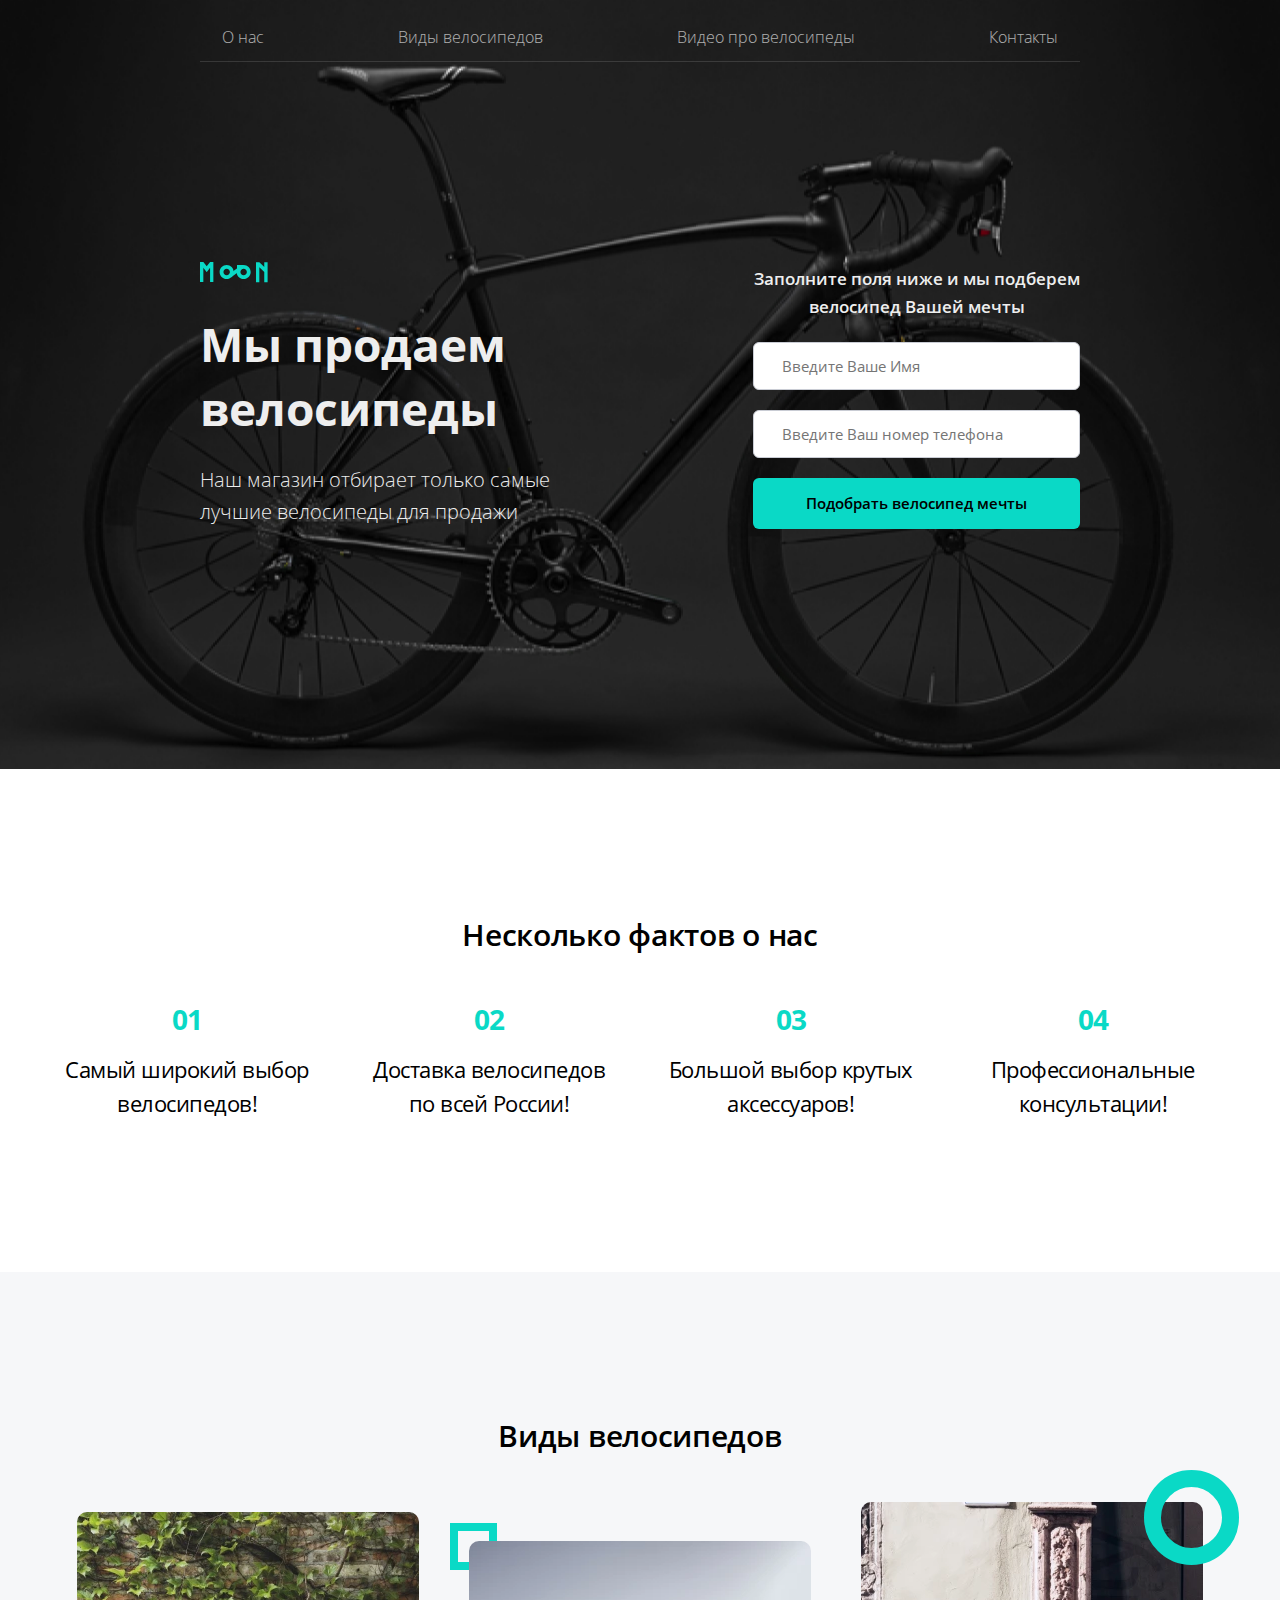
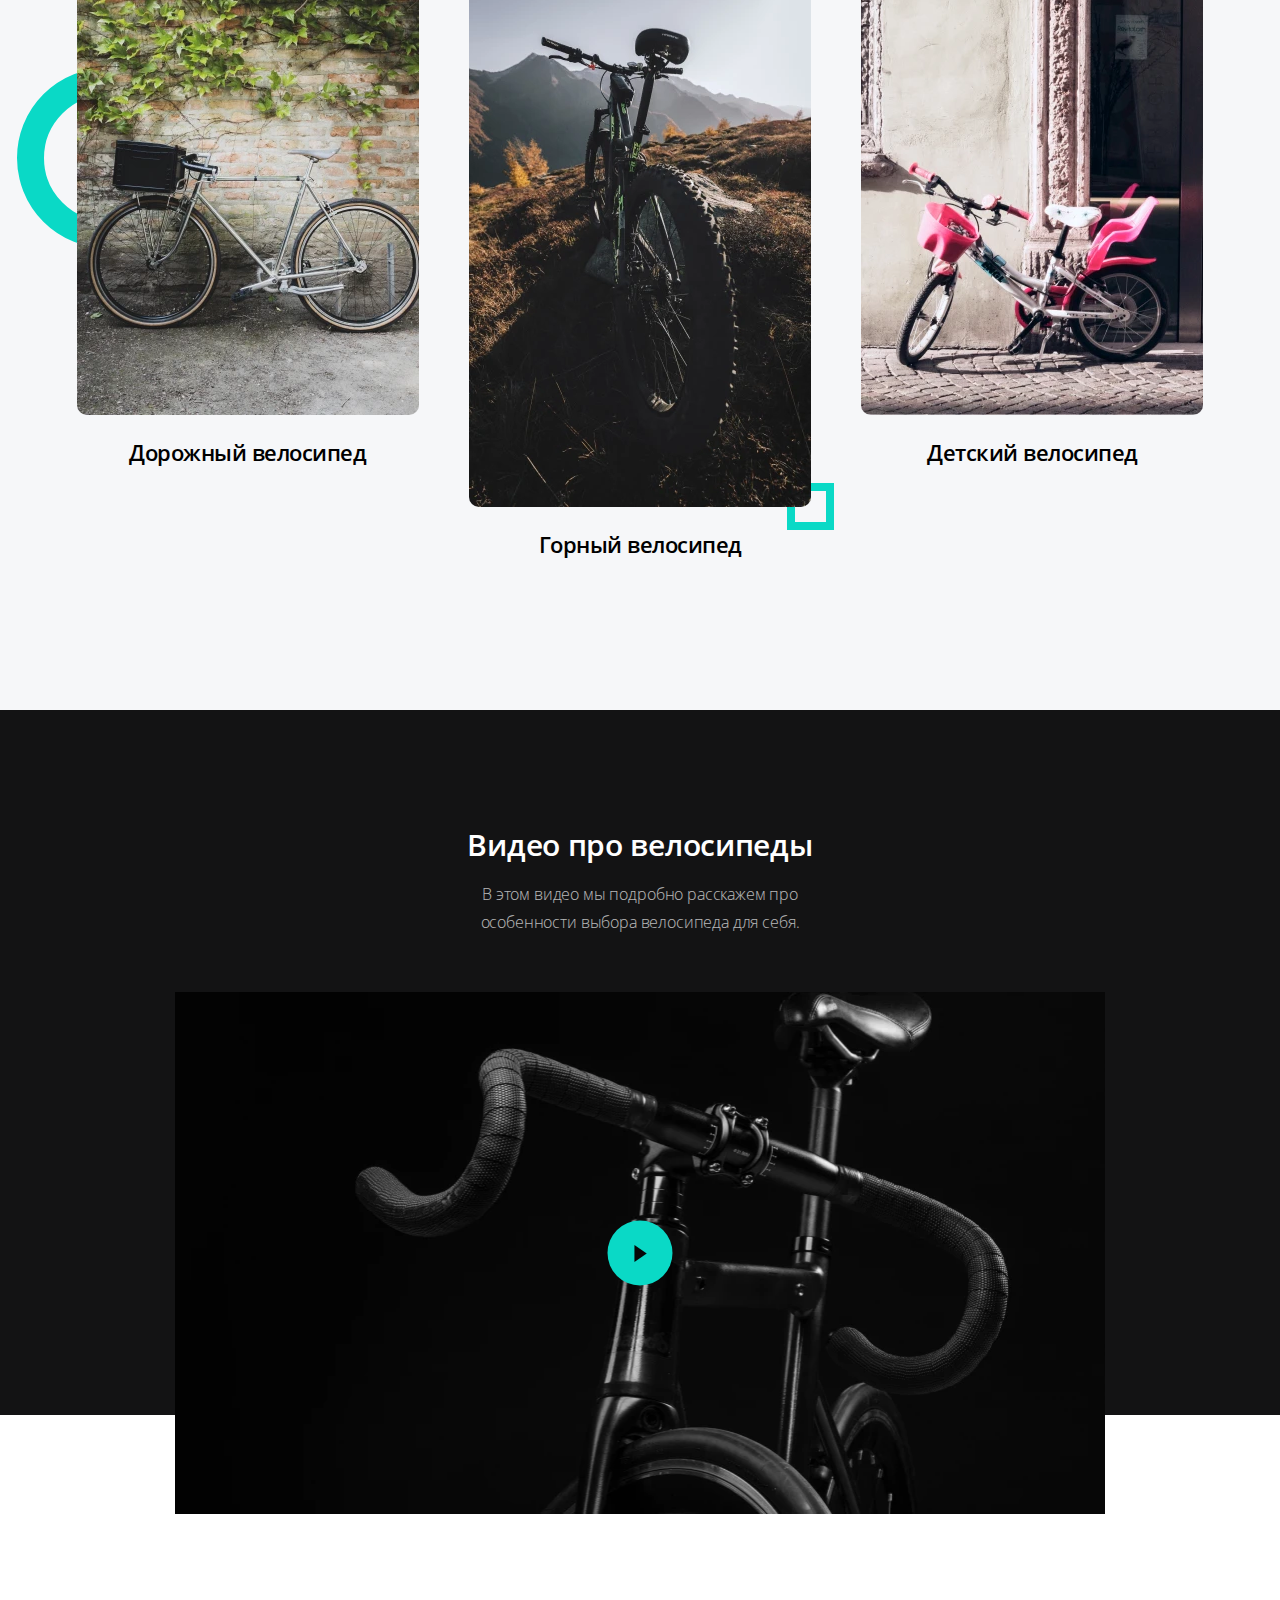
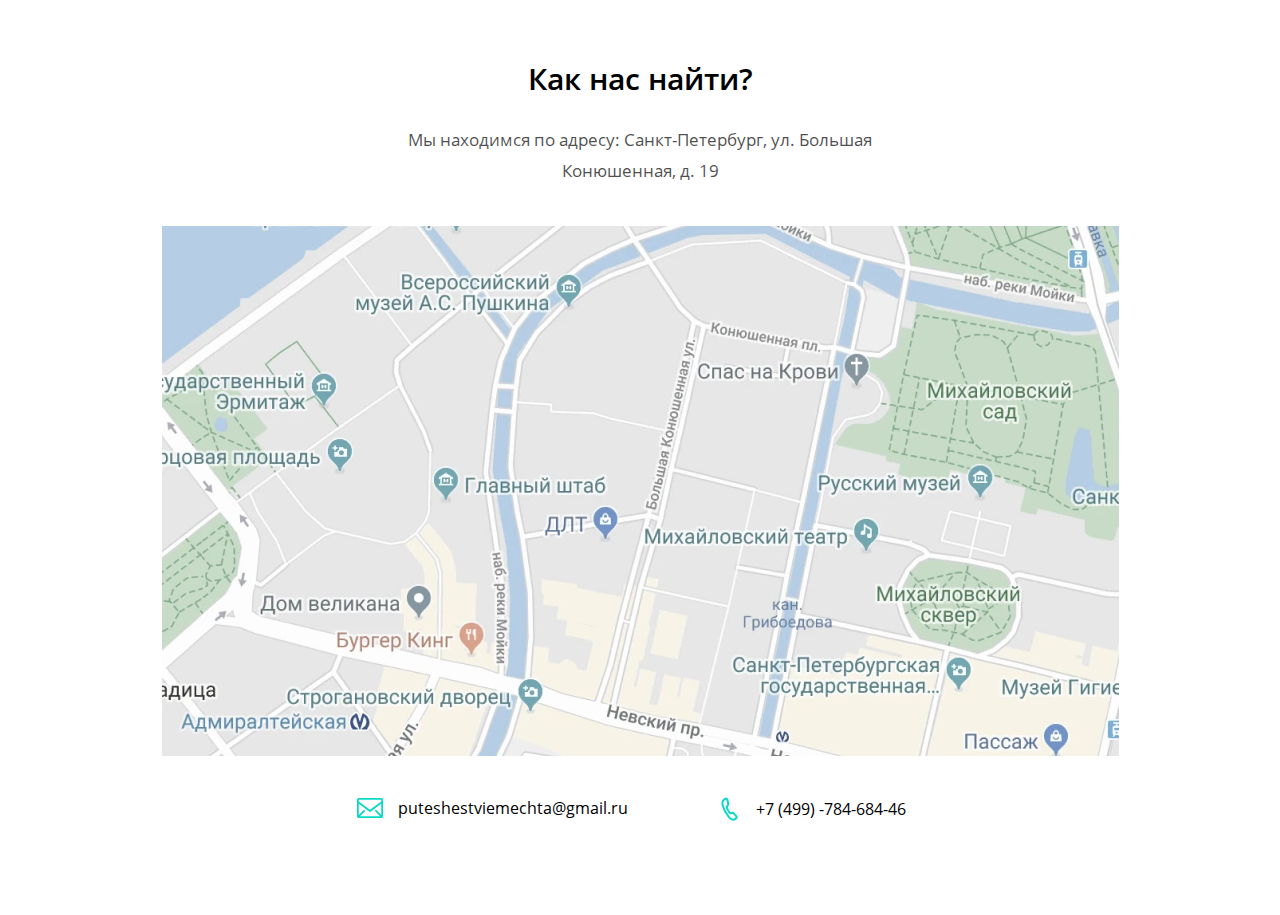
<file: bicycle/index.html>
<!DOCTYPE html>
<html lang="ru" class="page">

<head>
  <meta charset="UTF-8">
  <meta name="viewport" content="width=device-width, initial-scale=1.0">
  <meta http-equiv="X-UA-Compatible" content="ie=edge">
  <meta name="keywords" content="Купить велосипед, велосипед, велосипед мечты">
  <meta name="description" content="Интернет магазин велосипедов, подобрать лучший велосипед онлайн">
  <title>Велосипеды</title>
  <link rel="stylesheet" href="css/style.min.css">
  <link rel="preload" href="fonts/open-sans-bold.woff" as="font">
  <link rel="preload" href="fonts/open-sans-bold.woff2" as="font">
  <link rel="preload" href="fonts/open-sans-extra-bold.woff" as="font">
  <link rel="preload" href="fonts/open-sans-extra-bold.woff2" as="font">
  <link rel="preload" href="fonts/open-sans-light.woff" as="font">
  <link rel="preload" href="fonts/open-sans-light.woff2" as="font">
  <link rel="preload" href="fonts/open-sans-regular.woff" as="font">
  <link rel="preload" href="fonts/open-sans-regular.woff2" as="font">
  <link rel="preload" href="fonts/open-sans-semi-bold.woff" as="font">
  <link rel="preload" href="fonts/open-sans-semi-bold.woff2" as="font">
</head>

<body class="page__body">
  <header class="header">
    <div class="header__container container">
      <nav class="menu menu--no-js">
        <button class="menu__toggle menu__toggle--no-js" type="button">
          <span>Открыть меню</span>
        </button>
        <ul class="menu__list menu__list--no-js">
          <li class="menu__item">
            <a href="#about">О нас
              <svg class="menu__icon" width="12" height="8">
                <use xlink:href="img/sprite.svg#icon-arrow"></use>
              </svg>
            </a>
          </li>
          <li class="menu__item">
            <a href="#bicycles-types">Виды велосипедов
              <svg class="menu__icon" width="12" height="8">
                <use xlink:href="img/sprite.svg#icon-arrow"></use>
              </svg>
            </a>
          </li>
          <li class="menu__item" >
            <a href="#videos">Видео про велосипеды
              <svg class="menu__icon" width="12" height="8">
                <use xlink:href="img/sprite.svg#icon-arrow"></use>
              </svg>
            </a>
          </li>
          <li class="menu__item">
            <a href="#contacts">Контакты
              <svg class="menu__icon" width="12" height="8">
                <use xlink:href="img/sprite.svg#icon-arrow"></use>
              </svg>
            </a>
          </li>
        </ul>
      </nav>
      <div class="header__intro">
        <a class="header__logo">
          <svg width="68" height="21">
            <use xlink:href="img/sprite.svg#logo"></use>
          </svg>
        </a>
        <h1>Мы продаем велосипеды</h1>
        <p>Наш магазин отбирает только самые лучшие велосипеды для продажи</p>
      </div>
      <div class="contact-form">
        <p>Заполните поля ниже и мы подберем велосипед Вашей мечты</p>
        <form action="https://echo.htmlacademy.ru" method="POST">
          <div class="contact-form__container">
            <label for="user-name">Введите Ваше Имя</label>
            <input id="user-name" type="text" name="name" placeholder="Введите Ваше Имя"
              pattern="[A-Za-zА-Яа-яЁё]+(\s+[A-Za-zА-Яа-яЁё]+)?" required>
          </div>
          <div class="contact-form__container">
            <label for="user-phone">Введите Ваш номер телефона</label>
            <input id="user-phone" type="tel" name="phone" placeholder="Введите Ваш номер телефона"
              pattern="^((\+7|7|8)+([0-9]){10})$" title="В формате +71234567890 либо 84456464641" required>
          </div>
          <button type="submit">
            Подобрать велосипед мечты
          </button>
        </form>
      </div>
    </div>
  </header>
  <main>
    <section class="about" id="about">
      <div class="about__container container">
        <h2>Несколько фактов о нас</h2>
        <ol class="facts">
          <li class="facts__item">
            <span>01</span>
            <p>Самый широкий выбор велосипедов!</p>
          </li>
          <li class="facts__item">
            <span>02</span>
            <p>Доставка велосипедов по всей России!</p>
          </li>
          <li class="facts__item">
            <span>03</span>
            <p>Большой выбор крутых аксессуаров!</p>
          </li>
          <li class="facts__item">
            <span>04</span>
            <p>Профессиональные консультации!</p>
          </li>
        </ol>
      </div>
    </section>
    <section class="bicycles-types" id="bicycles-types">
      <div class="bicycles-types__container container">
        <h2>Виды велосипедов</h2>
        <ul class="bicycles-types__list">
          <li class="bicycles-types__item">
            <a href="#">
              <figure class="bicycles-types__image">
                <picture>
                  <source type="image/webp" media="(max-width: 1023px)"
                    srcset="img/road-bike-tablet.webp 1x, img/road-bike-tablet@2x.webp 2x">
                  <source type="image/webp" srcset="img/road-bike.webp 1x, img/road-bike@2x.webp 2x">
                  <source media="(max-width: 1023px)"
                    srcset="img/road-bike-tablet.jpg 1x, img/road-bike-tablet@2x.jpg 2x">
                  <!-- 1x: 342px, 2x: 684px -->
                  <img src="img/road-bike.jpg" srcset="img/road-bike@2x.jpg 2x" width="342" height="503"
                    alt="Дорожный велосипед" loading="lazy">
                </picture>
                <figcaption>Дорожный велосипед</figcaption>
              </figure>
            </a>
          </li>
          <li class="bicycles-types__item">
            <a href="#">
              <figure class="bicycles-types__image">
                <picture>
                  <source type="image/webp" media="(max-width: 1023px)"
                    srcset="img/mountain-bike-tablet.webp 1x, img/mountain-bike-tablet@2x.webp 2x">
                  <source type="image/webp" srcset="img/mountain-bike.webp 1x, img/mountain-bike@2x.webp 2x">
                  <source media="(max-width: 1023px)"
                    srcset="img/mountain-bike-tablet.jpg 1x, img/mountain-bike-tablet@2x.jpg 2x">
                  <!-- 1x: 342px, 2x: 684px -->
                  <img src="img/mountain-bike.jpg" srcset="img/mountain-bike@2x.jpg 2x" width="342" height="566"
                    alt="Горный велосипед" loading="lazy">
                </picture>
                <figcaption>Горный велосипед</figcaption>
              </figure>
            </a>
          </li>
          <li class="bicycles-types__item">
            <a href="#">
              <figure class="bicycles-types__image">
                <picture>
                  <source type="image/webp" media="(max-width: 1023px)"
                    srcset="img/kids-bike-tablet.webp 1x, img/kids-bike-tablet@2x.webp 2x">
                  <source type="image/webp" srcset="img/kids-bike.webp 1x, img/kids-bike@2x.webp 2x">
                  <source media="(max-width: 1023px)"
                    srcset="img/kids-bike-tablet.jpg 1x, img/kids-bike-tablet@2x.jpg 2x">
                  <!-- 1x: 342px, 2x: 684px -->
                  <img src="img/kids-bike.jpg" srcset="img/kids-bike@2x.jpg 2x" width="342" height="512"
                    alt="Детский велосипед" loading="lazy">
                </picture>
                <figcaption>Детский велосипед</figcaption>
              </figure>
            </a>
          </li>
        </ul>
      </div>
    </section>
    <section class="videos" id="videos">
      <h2>Видео про велосипеды</h2>
      <p>В этом видео мы подробно расскажем про особенности выбора велосипеда для себя.</p>
      <div class="videos__container container">
        <picture>
          <source type="image/webp" srcset="img/video-cover.webp 1x, img/video-cover@2x.webp 2x">
          <!-- 1x: 929px, 2x: 1858px -->
          <img src="img/video-cover.jpg" srcset="img/video-cover@2x.jpg" width="929" height="522"
            alt="Видео о том, как выбрать велосипед" loading="lazy">
        </picture>
        <button class="videos__button button-reset" type="button" aria-label="Смотреть видео">
          <svg class="videos__icon" width="18" height="18">
            <use xlink:href="img/sprite.svg#icon-play"></use>
          </svg>
        </button>
      </div>
    </section>
  </main>
  <footer class="footer">
    <div class="footer__container container">
      <h2>Как нас найти?</h2>
      <address class="contacts" id="contacts">
        <p>Мы находимся по адресу: Санкт-Петербург, ул. Большая Конюшенная, д. 19</p>
        <div class="contacts__map">
          <picture>
            <source type="image/webp" media="(max-width: 1023px)"
              srcset="img/map-tablet.webp 1x, img/map-tablet@2x.webp 2x">
            <source type="image/webp" srcset="img/map.webp 1x, img/map@2x.webp 2x">
            <source media="(max-width: 1023px)" srcset="img/map-tablet.jpg 1x, img/map-tablet@2x.jpg 2x">
            <!-- 1x: 957px, 2x: 1914px -->
            <img src="img/map.jpg" srcset="img/map@2x.jpg 2x" width="957" height="530" alt="Карта" loading="lazy">
          </picture>
          <iframe
            src="https://www.google.com/maps/embed?pb=!1m14!1m8!1m3!1d3997.152860173373!2d30.319414!3d59.9391704!3m2!1i1024!2i768!4f13.1!3m3!1m2!1s0x4696310fca5ba729%3A0xea9c53d4493c879f!2sBolshaya%20Konyushennaya%20St%2C%2019%2C%20Sankt-Peterburg%2C%20Russia%2C%20191186!5e0!3m2!1sen!2sua!4v1619432119578!5m2!1sen!2sua"
            width="600" height="450" style="border: 0;" allowfullscreen="" loading="lazy"
            title="Наш адрес на карте"></iframe>
        </div>
        <ul class="contacts__list">
          <li class="contacts__item">
            <a href="mailto:puteshestviemechta@gmail.ru">
              <svg class="contacts__list__icon contacts__list__icon--email" width="26" height="20">
                <use xlink:href="img/sprite.svg#icon-envelop"></use>
              </svg>
              puteshestviemechta@gmail.ru
            </a>
          </li>
          <li class="contacts__item">
            <a href="tel:+749978468446">
              <svg class="contacts__list__icon contacts__list__icon--phone" width="22" height="24">
                <use xlink:href="img/sprite.svg#icon-phone"></use>
              </svg>
              +7 (499) -784-684-46
            </a>
          </li>
        </ul>
      </address>
    </div>
  </footer>

  <script src="js/script.js"></script>

</body>

</html>
</file>
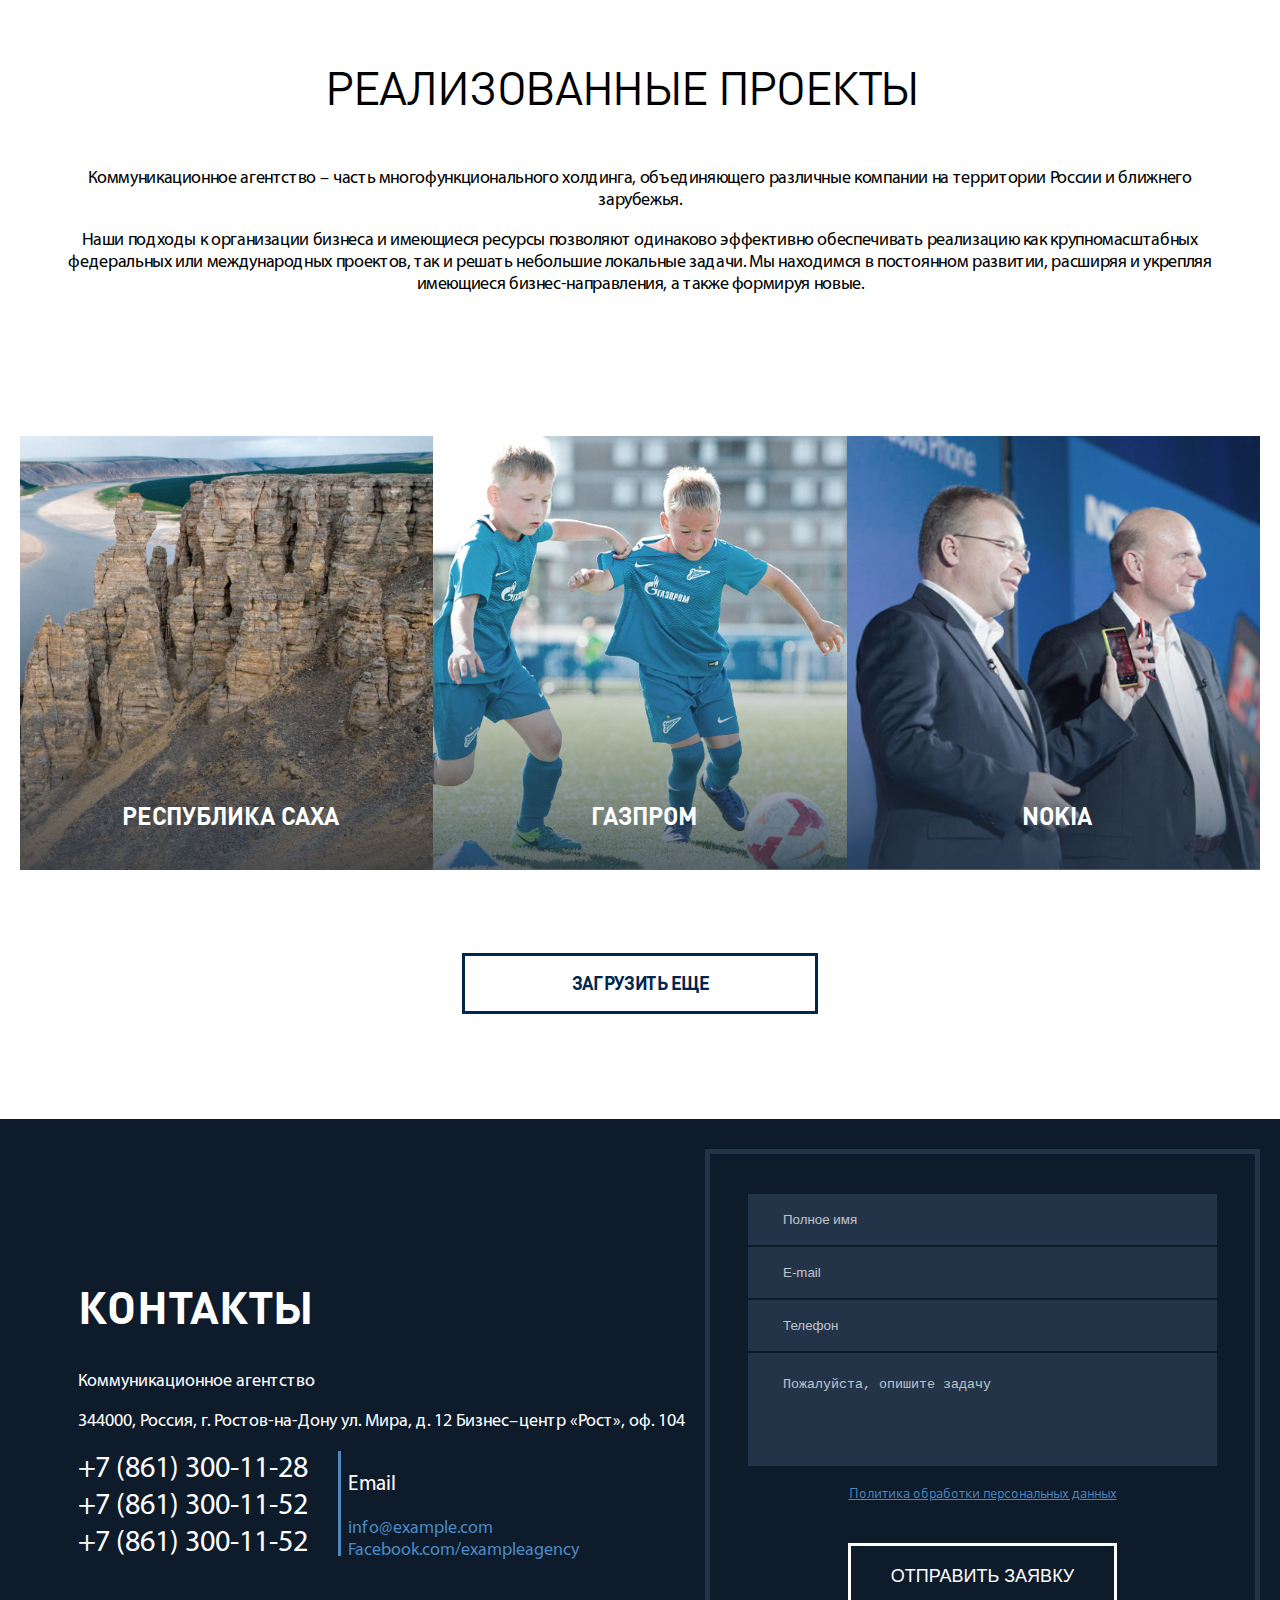
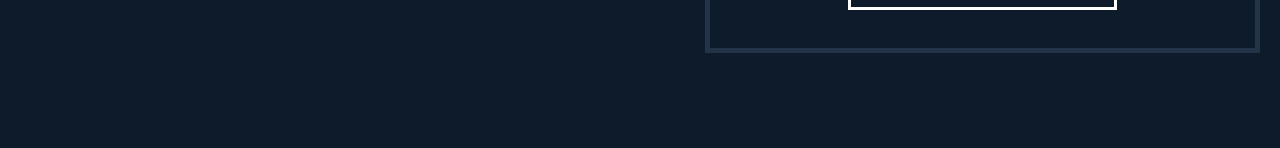
<file: datafolks/index.html>
<!DOCTYPE html>
<html lang="en" class="page">
<head>
  <meta charset="UTF-8">
  <meta name="viewport" content="width=device-width, initial-scale=1.0">
  <meta http-equiv="X-UA-Compatible" content="ie=edge">
  <title>Тестовое задание</title>
  <link rel="stylesheet" href="css/style.min.css">
</head>
<body class="page__body">
  <header class="header">
    <div class="container">
      <h1 class="header__title">Реализованные проекты</h1>
      <p class="header__text">Коммуникационное агентство – часть многофункционального холдинга, объединяющего различные компании на территории России и ближнего зарубежья. </p>
      <p class="header__text">Наши подходы к организации бизнеса и имеющиеся ресурсы позволяют одинаково эффективно обеспечивать реализацию как крупномасштабных федеральных или международных проектов, так и решать небольшие локальные задачи. Мы находимся в постоянном развитии, расширяя и укрепляя имеющиеся бизнес-направления, а также формируя новые.</p>
    </div>
  </header>
  <main class="main">
    <div class="container">
      <ul class="main__list">
        <li class="main__item">
          <a class="main__link modal__link" href="#modal">
            <img src="img/main-card.jpg" alt="" width="550" height="577">
            <p>Республика Саха</p>
          </a>
        </li>
        <li class="main__item">
          <a class="main__link modal__link" href="#modal-2">
            <img src="img/main-card2.jpg" alt="" width="550" height="577">
            <p>Газпром</p>
          </a>
        </li>
        <li class="main__item">
          <a class="main__link modal__link" href="#modal-3">
            <img src="img/main-card3.jpg" alt="" width="550" height="577">
            <p>Nokia</p>
          </a>
        </li>
      </ul>
      <button class="main__button" type="button">Загрузить еще</button>
    </div>
  </main>
  <footer class="footer">
    <div class="footer__container container">
      <div class="footer__contact-block">
        <h2 class="footer__title">Контакты</h2>
        <p>Коммуникационное агентство</p>
        <p>344000, Россия, г. Ростов-на-Дону ул. Мира, д. 12
          Бизнес–центр «Рост», оф. 104</p>
        <div class="footer__feedback">
          <div class="footer__phones">
            <a href="tel:+78613001128">+7 (861) 300-11-28</a>
            <a href="tel:+78613001152">+7 (861) 300-11-52</a>
            <a href="tel:+78613001152">+7 (861) 300-11-52</a>
          </div>
          <div class="footer__mail">
            <h3>Email</h3>
            <a href="mailto:info@example.com">info@example.com</a>
            <a href="#">Facebook.com/exampleagency</a>
          </div>
        </div>
      </div>
      <div class="footer__form-block callback-form">
        <form action="https://echo.htmlacademy.ru" method="POST">
          <label class="visually-hidden" for="name">Полное имя</label>
          <input id="name" type="text" name="name" placeholder="Полное имя" pattern="[A-Za-zА-Яа-яЁё]+(\s+[A-Za-zА-Яа-яЁё]+)?" required="">
          <label class="visually-hidden" for="email">Email</label>
          <input id="email" type="email" name="email" placeholder="E-mail" required="">
          <label class="visually-hidden" for="phone">Телефон</label>
          <input id="phone" type="tel" name="phone" placeholder="Телефон" pattern="^(\+7)\([0-9]{3}\)[0-9]{3}[-][0-9]{2}[-][0-9]{2}$" required="">
          <label class="visually-hidden" for="task">Опишите задачу</label>
          <textarea name="task" id="task" cols="30" placeholder="Пожалуйста, опишите задачу"></textarea>
          <a href="#">Политика обработки персональных данных</a>
          <button class="callback-form__button" type="submit">Отправить заявку</button>
        </form>
      </div>
    </div>
  </footer>
  <div class="modal" id="modal">
    <div class="modal__body">
      <div class="modal__content">
        <a href="" class="modal__close close-modal">x</a>
        <div class="modal__title">Республика Саха</div>
          <div class="modal__image">
            <img src="img/main-card.jpg" width="550" height="577" alt="Республика Саха">
          </div>
        <div class="modal__text">Lorem ipsum dolor sit amet consectetur, adipisicing elit. Praesentium, voluptates nulla. Accusantium nesciunt iste at minus illo voluptates laborum, provident earum animi a voluptas sapiente accusamus temporibus nam, fuga quasi?</div>
      </div>
    </div>
  </div>
  <div class="modal" id="modal-2">
    <div class="modal__body">
      <div class="modal__content">
        <a href="" class="modal__close close-modal">x</a>
        <div class="modal__title">Газпром</div>
        <div class="modal__image">
          <img src="img/main-card2.jpg" width="550" height="577" alt="">
        </div>
        <div class="modal__text">Lorem ipsum dolor sit amet consectetur, adipisicing elit. Praesentium, voluptates nulla. Accusantium nesciunt iste at minus illo voluptates laborum, provident earum animi a voluptas sapiente accusamus temporibus nam, fuga quasi?</div>
      </div>
    </div>
  </div>
  <div class="modal" id="modal-3">
    <div class="modal__body">
      <div class="modal__content">
        <a href="" class="modal__close close-modal">x</a>
        <div class="modal__title">NOKIA</div>
        <div class="modal__image">
          <img src="img/main-card3.jpg" width="550" height="577" alt="">
        </div>
        <div class="modal__text">Lorem ipsum dolor sit amet consectetur, adipisicing elit. Praesentium, voluptates nulla. Accusantium nesciunt iste at minus illo voluptates laborum, provident earum animi a voluptas sapiente accusamus temporibus nam, fuga quasi?</div>
      </div>
    </div>
  </div>
  <script src="js/vendor.js"></script>
  <script src="js/script.js"></script>
</body>
</html>
</file>
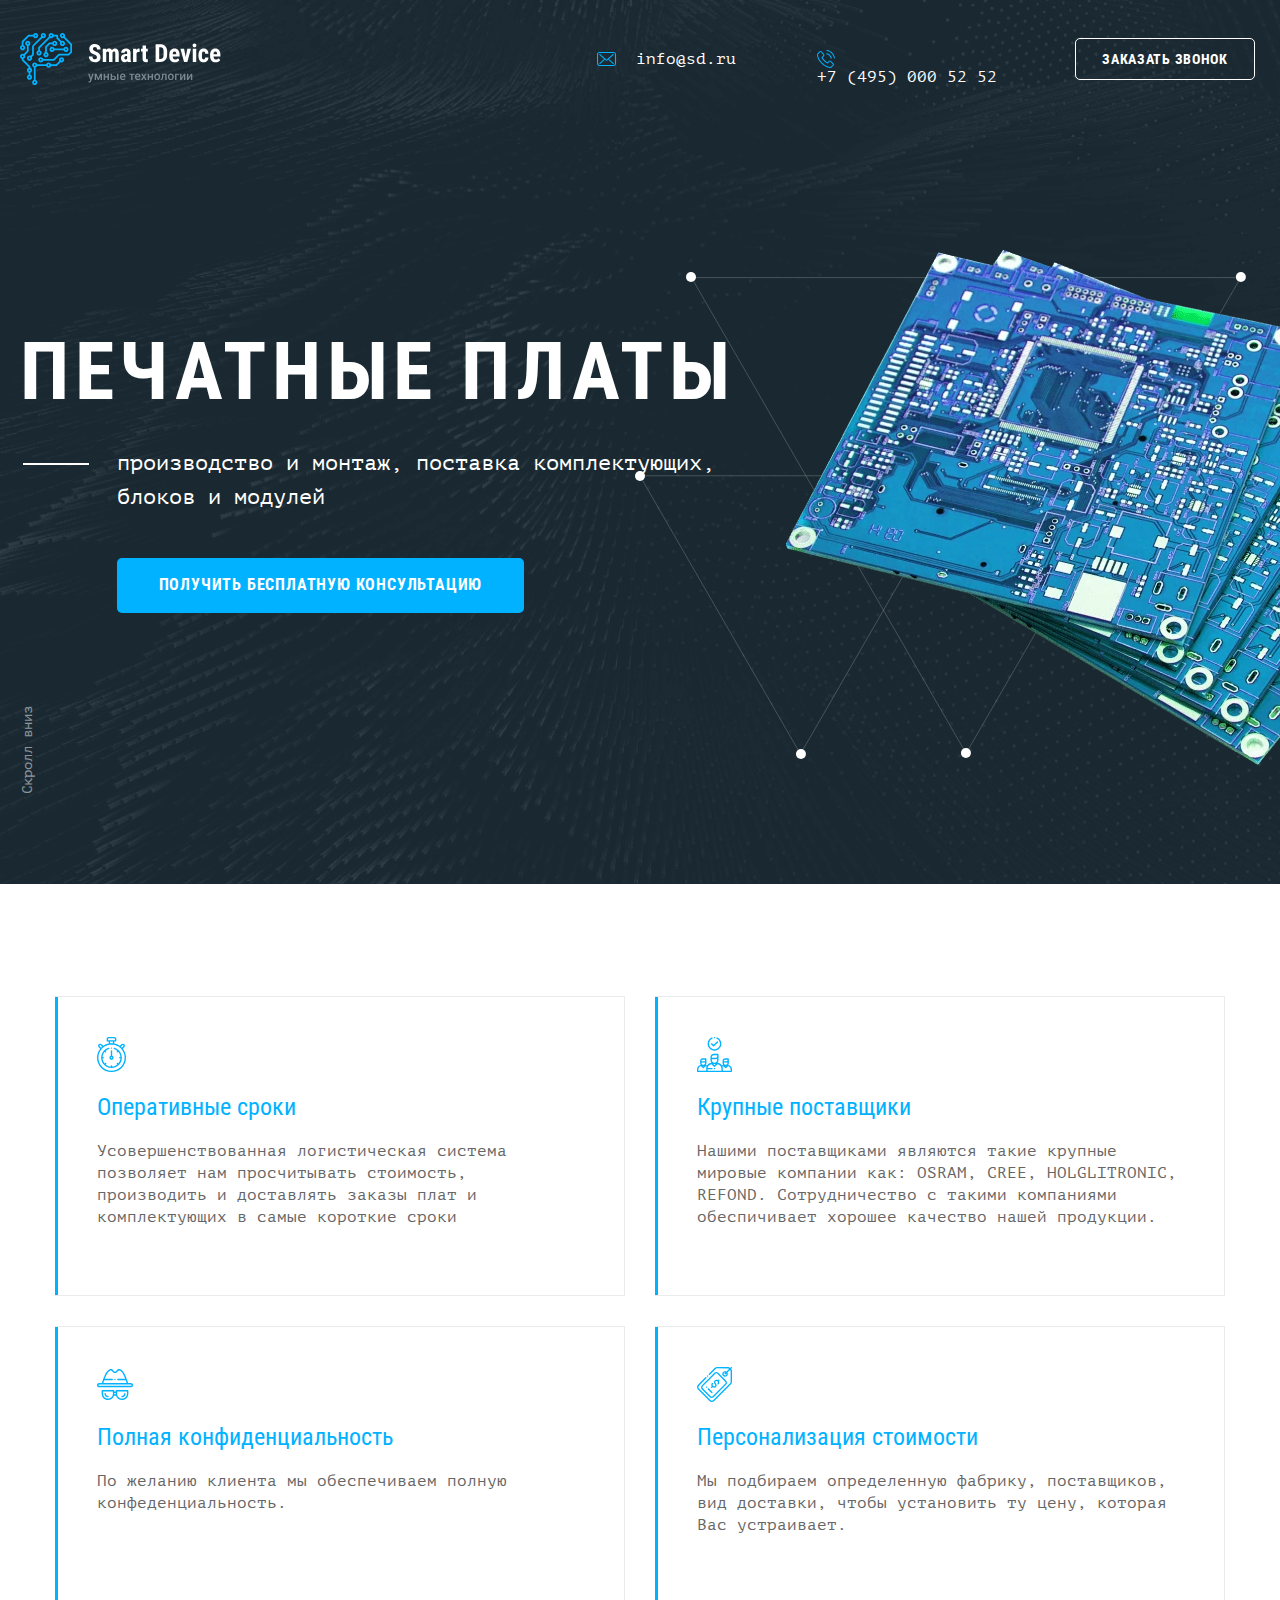
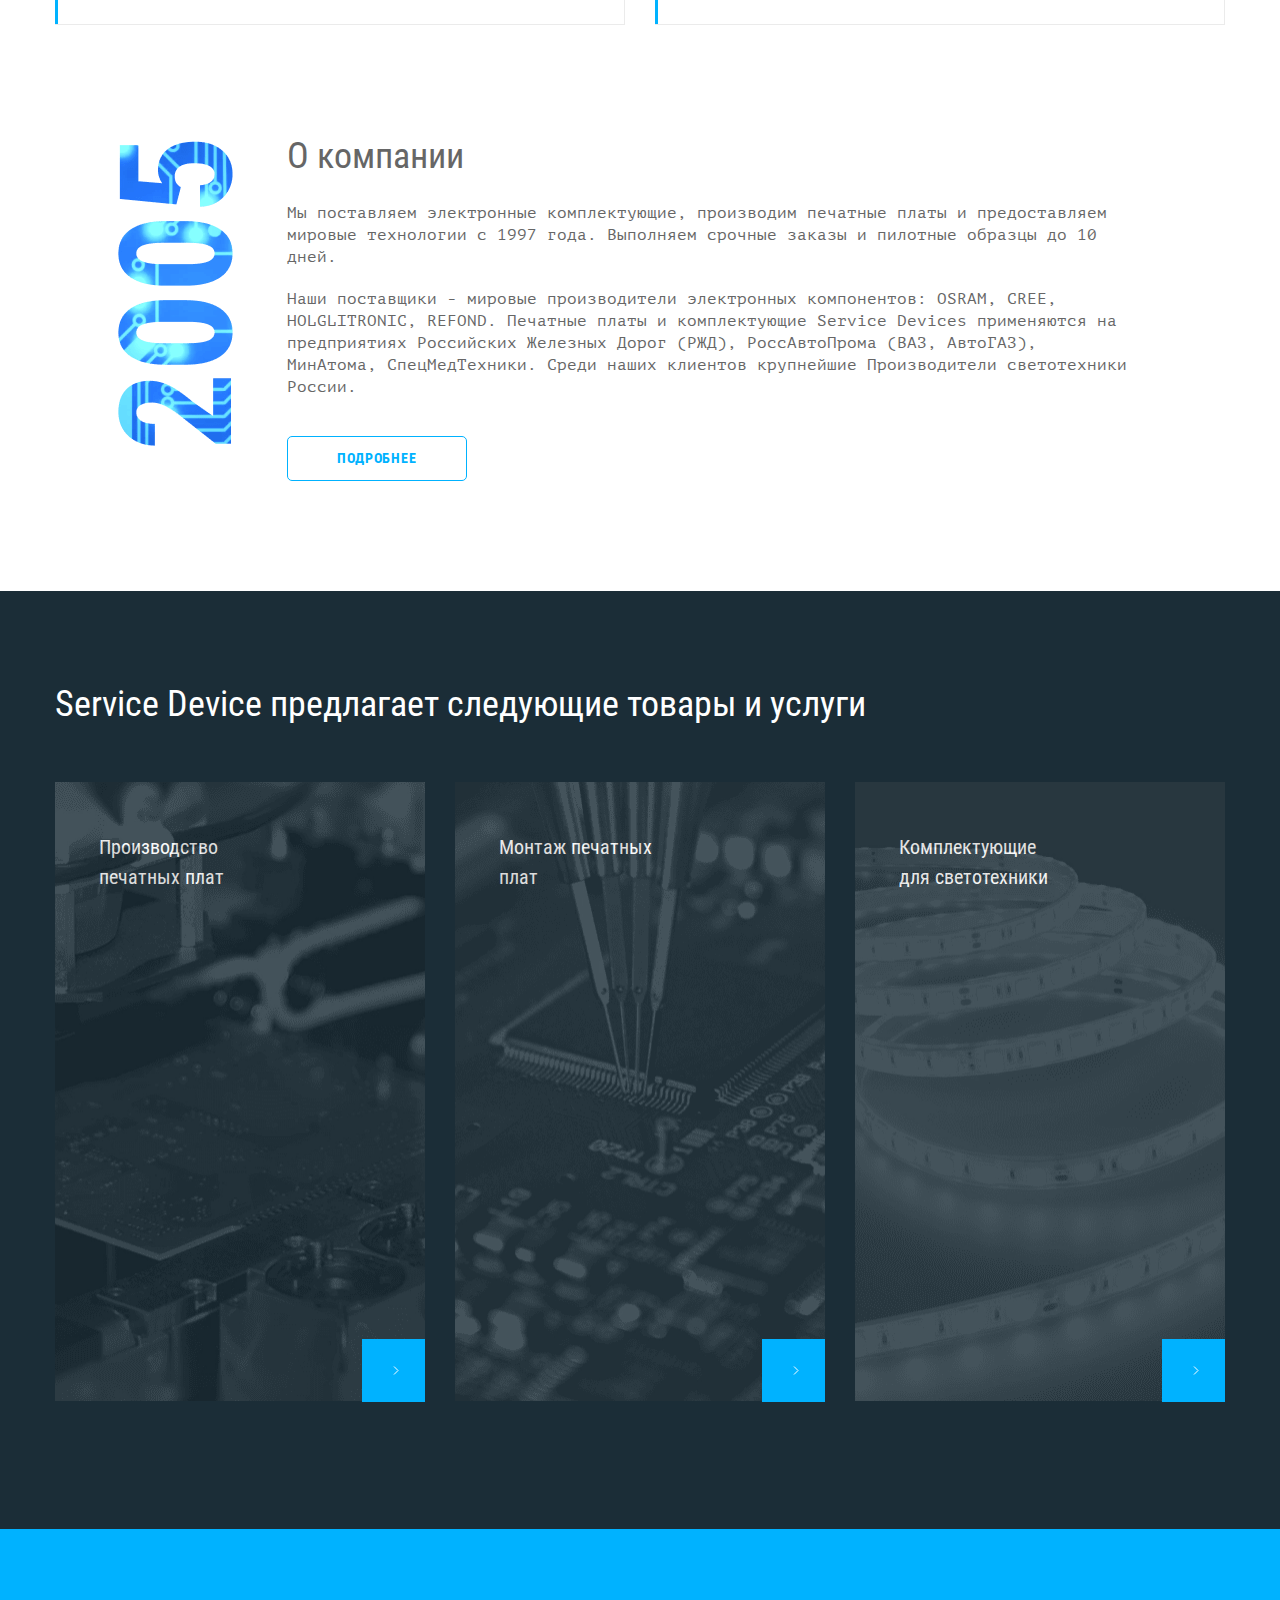
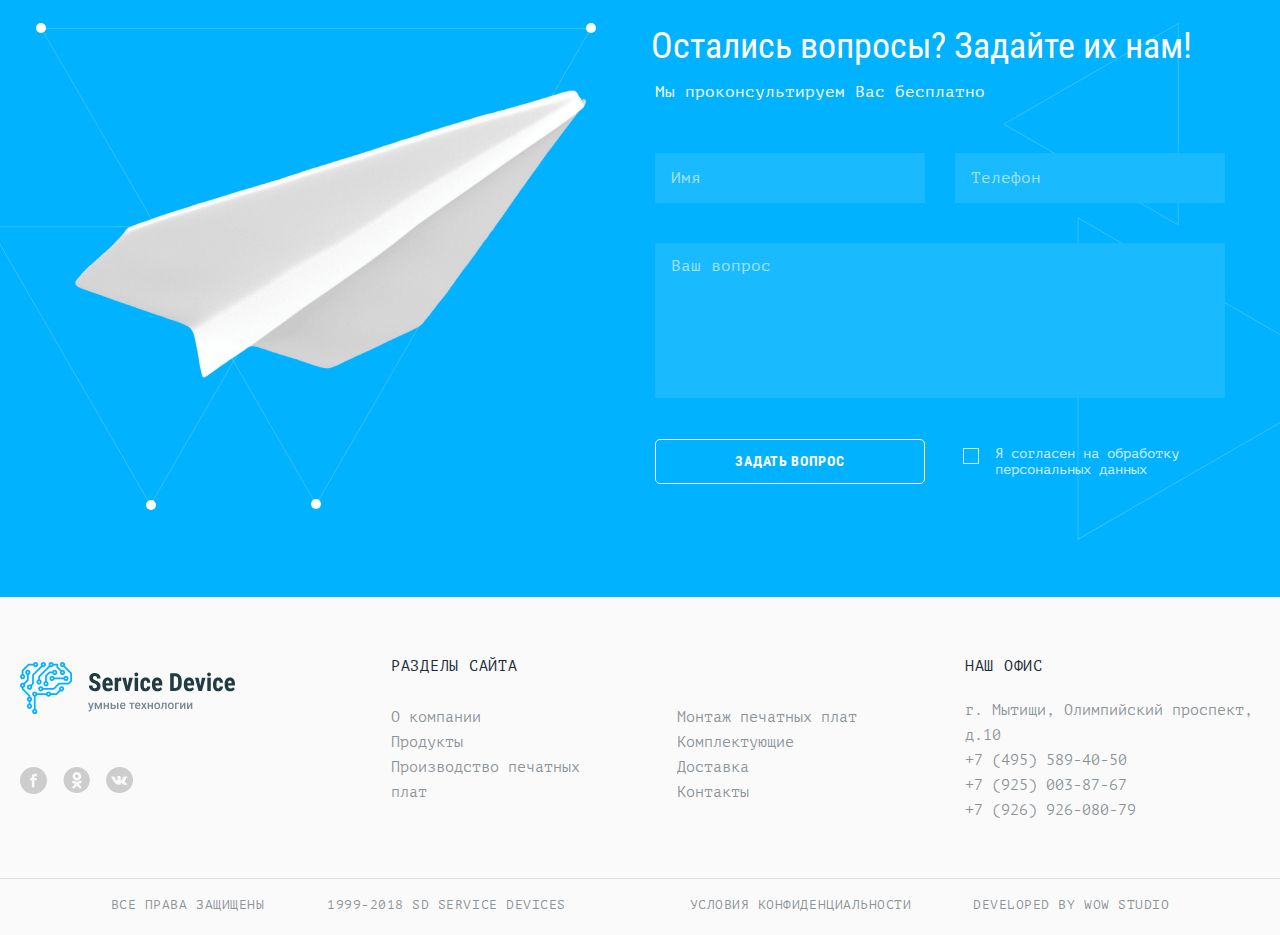
<file: smart_device/index.html>
<!DOCTYPE html>
<html lang="ru" class="page">
<head>
  <meta charset="UTF-8">
  <meta name="viewport" content="width=device-width, initial-scale=1.0">
  <meta http-equiv="X-UA-Compatible" content="ie=edge">
  <meta name="keywords" content="Производство печатных плат, монтаж печатных плат, комплектующие для светотехники">
  <meta name="description" content="Печатные платы - производство и монтаж, поставка комплектующих, блоков и модулей">
  <title>Smart Device</title>
  <link rel="stylesheet" href="css/style.min.css">
  <link rel="preload" href="fonts/ptmono-regular.woff" as="font">
  <link rel="preload" href="fonts/ptmono-regular.woff2" as="font">
  <link rel="preload" href="fonts/roboto-condensed-bold.woff" as="font">
  <link rel="preload" href="fonts/roboto-condensed-bold.woff2" as="font">
  <link rel="preload" href="fonts/roboto-condensed-regular.woff" as="font">
  <link rel="preload" href="fonts/roboto-condensed-regular.woff2" as="font">
</head>

<body class="page__body">
  <header class="header">
    <div class="container">
      <div class="header__actions">
        <a>
          <svg class="header__logo" width="202" height="52">
            <use xlink:href="img/sprite.svg#logo"></use>
          </svg>
          <svg class="header__logo header__logo--mobile" width="38" height="38">
            <use xlink:href="img/sprite.svg#logo-mobile"></use>
          </svg>
        </a>
        <ul class="header__contacts">
          <li class="header__item">
            <a href="mailto:info@sd.ru">
              <svg class="header__icon header__icon--email" width="19" height="14">
                <use xlink:href="img/sprite.svg#icon-envelop"></use>
              </svg>
              <span>info@sd.ru</span>
            </a>
          </li>
          <li class="header__item">
            <a href="tel:+74950005252">
              <svg class="header__icon header__icon--phone" width="18" height="18">
                <use xlink:href="img/sprite.svg#icon-phone"></use>
              </svg>
              <span>+7 (495) 000 52 52</span>
            </a>
          </li>
        </ul>
        <ul class="header__buttons-list">
          <li class="header__button">
            <button class="header__button-item" type="button">Заказать звонок</button>
          </li>
        </ul>
      </div>
      <section class="intro">
        <div class="intro__text">
          <h1>Печатные платы</h1>
          <p>производство и монтаж, поставка комплектующих, блоков и модулей</p>
          <a class="intro__button" href="#callback">
            <span>Получить бесплатную консультацию</span>
            <span>Бесплатная консультация</span>
          </a>
          <a class="intro__scroll" href="#advantages">Скролл вниз</a>
        </div>
        <div class="intro__image">
          <picture>
            <source type="image/webp" media="(max-width: 767px)" srcset="img/board-mobile.webp 1x, img/board-mobile@2x.webp 2x">
            <source media="(max-width: 767px)" srcset="img/board-mobile.png 1x, img/board-mobile@2x.png 2x">
            <source type="image/webp" media="(max-width: 1023px)" srcset="img/board-tablet.webp 1x, img/board-tablet@2x.webp 2x">
            <source media="(max-width: 1023px)" srcset="img/board-tablet.png 1x, img/board-tablet@2x.png 2x">
            <source type="image/webp" srcset="img/board.webp 1x, img/board@2x.webp 2x">
            <!-- 1x: 705px, 2x: 1410px -->
            <img src="img/board.png" srcset="img/board@2x.png 2x" width="705" height="515" alt="Печатные платы">
          </picture>
        </div>
      </section>
    </div>
  </header>
  <main>
    <section class="advantages" id="advantages">
      <h2 class="visually-hidden">Наши преимущества</h2>
      <div class="container">
        <ul class="advantages__list">
          <li class="advantages__item">
            <svg width="29" height="35">
              <use xlink:href="img/sprite.svg#icon-clock"></use>
            </svg>
            <h3>Оперативные сроки</h3>
            <p>Усовершенствованная логистическая система позволяет нам просчитывать стоимость,
              производить и доставлять
              заказы плат и комплектующих в самые короткие сроки</p>
          </li>
          <li class="advantages__item">
            <svg width="35" height="35">
              <use xlink:href="img/sprite.svg#icon-team"></use>
            </svg>
            <h3>Крупные поставщики</h3>
            <p>Нашими поставщиками являются такие крупные мировые компании как: OSRAM, CREE, HOLGLITRONIC, REFOND.
              Сотрудничество с такими компаниями обеспичивает хорошее качество нашей продукции.
            </p>
          </li>
          <li class="advantages__item">
            <svg width="36" height="35">
              <use xlink:href="img/sprite.svg#icon-detective"></use>
            </svg>
            <h3>Полная конфиденциальность</h3>
            <p>По желанию клиента мы обеспечиваем полную конфеденциальность.</p>
          </li>
          <li class="advantages__item">
            <svg width="35" height="35">
              <use xlink:href="img/sprite.svg#icon-tag"></use>
            </svg>
            <h3>Персонализация стоимости</h3>
            <p>Мы подбираем определенную фабрику, поставщиков, вид доставки, чтобы установить ту цену, которая Вас
              устраивает.</p>
          </li>
        </ul>
      </div>
    </section>
    <section class="about">
      <div class="container">
        <div class="about__content">
          <h2>О компании</h2>
          <p>Мы поставляем электронные комплектующие, производим печатные платы и предоставляем мировые технологии с
            1997 года. Выполняем срочные заказы и пилотные образцы до 10 дней.</p>
          <p>Наши поставщики - мировые производители электронных компонентов: OSRAM, CREE, HOLGLITRONIC, REFOND.
            Печатные платы и комплектующие Service Devices применяются на предприятиях Российских Железных Дорог<span class="about__dots">..</span><span class="about__desktop-text"> (РЖД), РоссАвтоПрома (ВАЗ, АвтоГАЗ),
              МинАтома, СпецМедТехники. Среди наших клиентов крупнейшие Производители светотехники России.</span></p>
          <a class="about__button" href="#">Подробнее</a>
        </div>
      </div>
    </section>
    <section class="products">
      <div class="container container--inner">
        <h2 class="products__title">Service Device предлагает следующие товары и услуги</h2>
        <ul class="products__list">
          <li class="products__item">
            <a href="#">
              <p>Производство печатных плат</p>
              <picture>
                <source type="image/webp" media="(max-width: 767px)" srcset="img/products/production-mobile.webp 1x, img/products/production-mobile@2x.webp 2x">
              <source media="(max-width: 767px)" srcset="img/products/production-mobile.png 1x, img/products/production-mobile@2x.png 2x">
              <source type="image/webp" media="(max-width: 1023px)" srcset="img/products/production-tablet.webp 1x, img/products/production-tablet@2x.webp 2x">
              <source media="(max-width: 1023px)" srcset="img/products/production-tablet.png 1x, img/products/production-tablet@2x.png 2x">
              <source type="image/webp" srcset="img/products/production.webp 1x, img/products/production@2x.webp 2x">
              <!-- 1x: 370px, 2x: 740px -->
              <img src="img/products/production.png" srcset="img/products/production@2x.png 2x" width="370" height="620" alt="Производство печатных плат" loading="lazy">
              </picture>
            </a>
          </li>
          <li class="products__item">
            <a href="#">
              <p>Монтаж печатных плат</p>
              <picture>
                <source type="image/webp" media="(max-width: 767px)" srcset="img/products/installation-mobile.webp 1x, img/products/installation-mobile@2x.webp 2x">
                <source media="(max-width: 767px)" srcset="img/products/installation-mobile.png 1x, img/products/installation-mobile@2x.png 2x">
                <source type="image/webp" media="(max-width: 1023px)" srcset="img/products/installation-tablet.webp 1x, img/products/installation-tablet@2x.webp 2x">
                <source media="(max-width: 1023px)" srcset="img/products/installation-tablet.png 1x, img/products/installation-tablet@2x.png 2x">
                <source type="image/webp" srcset="img/products/installation.webp 1x, img/products/installation@2x.webp 2x">
                <!-- 1x: 370px, 2x: 740px -->
                <img src="img/products/installation.png" srcset="img/products/installation@2x.png 2x" width="370" height="620" alt="Монтаж печатных плат" loading="lazy">
              </picture>
            </a>
          </li>
          <li class="products__item">
            <a href="#">
              <p>Комплектующие для светотехники</p>
              <picture>
                <source type="image/webp" media="(max-width: 767px)" srcset="img/products/components-mobile.webp 1x, img/products/components-mobile@2x.webp 2x">
                <source media="(max-width: 767px)" srcset="img/products/components-mobile.png 1x, img/products/components-mobile@2x.png 2x">
                <source type="image/webp" media="(max-width: 1023px)" srcset="img/products/components-tablet.webp 1x, img/products/components-tablet@2x.webp 2x">
                <source media="(max-width: 1023px)" srcset="img/products/components-tablet.png 1x, img/products/components-tablet@2x.png 2x">
                <source type="image/webp" srcset="img/products/components.webp 1x, img/products/components@2x.webp 2x">
                <!-- 1x: 370px, 2x: 740px -->
                <img src="img/products/components.png" srcset="img/products/components@2x.png 2x" width="370" height="620" alt="Комплектующие для светотехники" loading="lazy">
              </picture>
            </a>
          </li>
        </ul>
      </div>
    </section>
    <section class="callback" id="callback">
      <div class="container container--inner">
        <div class="callback-form">
          <h2>Остались вопросы? Задайте их нам!</h2>
          <p>Мы проконсультируем Вас бесплатно</p>
          <form action="https://echo.htmlacademy.ru" method="POST">
            <div class="callback-form__input-container">
              <label class="visually-hidden" for="name">Имя</label>
              <input id="name" type="text" name="name" placeholder="Имя" pattern="[A-Za-zА-Яа-яЁё]+(\s+[A-Za-zА-Яа-яЁё]+)?" required="">
              <label class="visually-hidden" for="phone">Телефон</label>
              <input id="phone" type="tel" name="phone" placeholder="Телефон" pattern="^(\+7)\([0-9]{3}\)[0-9]{3}[-][0-9]{2}[-][0-9]{2}$" required="">
            </div>
            <label class="visually-hidden" for="question">Ваш вопрос</label>
            <textarea name="question" id="question" cols="30" placeholder="Ваш вопрос"></textarea>
            <div class="callback-form__input-container callback-form__input-container--agreement">
              <input class="visually-hidden" id="agreed" type="checkbox" name="agreed" required="">
              <label for="agreed">Я согласен на обработку персональных данных</label>
              <button class="callback-form__button" type="submit">Задать вопрос</button>
            </div>
          </form>
        </div>
      </div>
    </section>
  </main>

  <footer class="footer">
    <div class="container footer__container accordion">
      <div class="footer__item footer__item--social">
        <a href="#">
          <svg width="216" height="52">
            <use xlink:href="img/sprite.svg#logo-footer"></use>
          </svg>
        </a>
        <span>1999-2018 SD Service Devices</span>
        <ul class="social-list">
          <li class="social-list__item">
            <a href="#" title="Фейсбук">
              <svg width="27" height="27">
                <use xlink:href="img/sprite.svg#icon-fb"></use>
              </svg>
            </a>
          </li>
          <li class="social-list__item">
            <a href="#" title="Одноклассники">
              <svg width="27" height="26">
                <use xlink:href="img/sprite.svg#icon-ok"></use>
              </svg>
            </a>
          </li>
          <li class="social-list__item">
            <a href="#" title="В контакте">
              <svg width="27" height="26">
                <use xlink:href="img/sprite.svg#icon-vk"></use>
              </svg>
            </a>
          </li>
        </ul>
      </div>
      <section class="sections footer__item accordion__item accordion__item--open">
        <h2 class="visually-hidden">Навигация по разделам сайта</h2>
        <h3 class="footer__section-title accordion__trigger accordion__trigger--no-js">Разделы сайта</h3>
        <ul class="sections__list accordion__body">
          <li class="sections__item">
            <a href="#">О компании</a>
          </li>
          <li class="sections__item">
            <a href="#">Продукты</a>
          </li>
          <li class="sections__item">
            <a href="#">Производство печатных плат</a>
          </li>
          <li class="sections__item">
            <a href="#">Монтаж печатных плат</a>
          </li>
          <li class="sections__item">
            <a href="#">Комплектующие</a>
          </li>
          <li class="sections__item">
            <a href="#">Доставка</a>
          </li>
          <li class="sections__item">
            <a href="#">Контакты</a>
          </li>
        </ul>
      </section>
      <section class="footer__item accordion__item accordion__item--open">
        <h2 class="visually-hidden">Наш адрес и телефоны</h2>
        <h3 class="footer__section-title accordion__trigger accordion__trigger--no-js">Наш офис</h3>
        <div class="footer__address accordion__body">
          <p>г. Мытищи, Олимпийский проспект, д.10</p>
          <a href="tel:+74955894050">+7 (495) 589-40-50</a>
          <a href="tel:+79250038767">+7 (925) 003-87-67</a>
          <a href="tel:+792692608079">+7 (926) 926-080-79</a>
        </div>
      </section>
    </div>
    <section class="copyright">
      <div class="container copyright__container">
        <h2 class="visually-hidden">Защита авторских прав</h2>
        <p>Все права защищены<span>1999-2018 SD Service Devices</span></p>
        <a href="#">Условия конфиденциальности</a>
        <a href="#">Developed by wow studio</a>
      </div>
    </section>
  </footer>
  <div class="modal modal--page">
    <div class="container">
      <div class="modal__content">
        <button class="modal__close-modal-button">
          <span class="visually-hidden">Закрыть модальное окно</span>
        </button>
        <div class="callback-form callback-form--modal">
          <h1>Закажите звонок</h1>
          <p>Оставьте контакты, мы проконсультируем вас бесплатно в удобное время</p>
          <form action="https://echo.htmlacademy.ru" method="POST">
            <div class="callback-form__input-container callback-form__input-container--modal">
              <label class="visually-hidden" for="modal-name">Имя</label>
              <input id="modal-name" type="text" name="name" placeholder="Имя" pattern="[A-Za-zА-Яа-яЁё]+(\s+[A-Za-zА-Яа-яЁё]+)?" required="">
              <label class="visually-hidden" for="modal-phone">Имя</label>
              <input id="modal-phone" type="tel" name="phone" placeholder="Телефон" pattern="^(\+7)\([0-9]{3}\)[0-9]{3}[-][0-9]{2}[-][0-9]{2}$" required="">
            </div>
            <label class="visually-hidden" for="modal-question">Ваш вопрос</label>
            <textarea name="question" id="modal-question" cols="30" placeholder="Ваш вопрос"></textarea>
            <div class="callback-form__input-container callback-form__input-container--agreement callback-form__input-container--modal">
              <input class="visually-hidden" id="modal-agreed" type="checkbox" name="agreed" required="">
              <label for="modal-agreed">Я согласен на обработку персональных данных</label>
              <button class="callback-form__button" type="submit">Отправить</button>
            </div>
          </form>
        </div>
      </div>
    </div>
  </div>
  <script src="js/vendor.js"></script>
  <script src="js/main.js"></script>
</body>
</html>
</file>
<file: bicycle/css/style.min.css>
@font-face{font-family:"Open Sans";font-weight:300;font-style:normal;font-display:swap;src:local("Open Sans Light"),local("Open-Sans-Light"),local("OpenSans-Light"),url(../fonts/open-sans-light.woff2) format("woff2"),url(../fonts/open-sans-light.woff) format("woff")}@font-face{font-family:"Open Sans";font-weight:400;font-style:normal;font-display:swap;src:local("Open Sans Regular"),local("Open-Sans-Regular"),local("OpenSans-Regular"),url(../fonts/open-sans-regular.woff2) format("woff2"),url(../fonts/open-sans-regular.woff) format("woff")}@font-face{font-family:"Open Sans";font-weight:600;font-style:normal;font-display:swap;src:local("Open Sans SemiBold"),local("Open-Sans-SemiBold"),local("OpenSans-SemiBold"),url(../fonts/open-sans-semi-bold.woff2) format("woff2"),url(../fonts/open-sans-semi-bold.woff) format("woff")}@font-face{font-family:"Open Sans";font-weight:700;font-style:normal;font-display:swap;src:local("Open Sans Bold"),local("Open-Sans-Bold"),local("OpenSans-Bold"),url(../fonts/open-sans-bold.woff2) format("woff2"),url(../fonts/open-sans-bold.woff) format("woff")}.container{max-width:1200px;padding:0 4%;margin:0 auto}.page{height:100%;font-family:"Open Sans","Arial",sans-serif;font-size:16px;overflow-x:hidden}.page__body{display:grid;grid-template-rows:-webkit-min-content 1fr -webkit-min-content;grid-template-rows:min-content 1fr min-content;-ms-flex-line-pack:start;align-content:start;min-height:100%;margin:0;padding:0}.page--disabled{overflow:hidden}.header{color:#eee;background-color:#000;background-image:url(../img/backgrounds/bg-black-bike.jpg);background-size:cover;background-position-x:center;background-repeat:no-repeat}@media (max-width:1023px){.header{background-size:contain;background-position-y:-50px}}@media (max-width:640px){.header{background-position:unset}}@media (max-width:550px){.header{background-image:url(../img/backgrounds/bg-black-bike-mobile.jpg)}}@media (-webkit-min-device-pixel-ratio:1.5),(min-resolution:1.5dppx){.header{background-image:url(../img/backgrounds/bg-black-bike@2x.jpg)}}@media (-webkit-min-device-pixel-ratio:1.5) and (max-width:1023px),(min-resolution:1.5dppx) and (max-width:1023px){.header{background-image:url(../img/backgrounds/bg-black-bike@2x.jpg)}}@media (-webkit-min-device-pixel-ratio:1.5) and (max-width:530px),(min-resolution:1.5dppx) and (max-width:530px){.header{background-image:url(../img/backgrounds/bg-black-bike-mobile@2x.jpg)}}.header__container{display:grid;grid-template-columns:1fr 1fr;gap:256px 23.1%;max-width:880px;padding:0 0 221px}@media (max-width:1350px){.header__container{gap:200px 23.1%}}@media (max-width:1023px){.header__container{grid-template-columns:1fr;padding:0;gap:27px 0;max-width:100%}}.header__intro{min-width:350px}@media (max-width:1100px){.header__intro{min-width:300px}}@media (max-width:1023px){.header__intro{display:-webkit-box;display:-ms-flexbox;display:flex;-ms-flex-wrap:wrap;flex-wrap:wrap;-webkit-box-orient:vertical;-webkit-box-direction:normal;-ms-flex-direction:column;flex-direction:column;-webkit-box-align:center;-ms-flex-align:center;align-items:center;padding:25px 2.9% 35px}}@media (max-width:767px){.header__intro{padding:25px 3%}}.header__intro h1{font-weight:700;font-size:46px;line-height:64px;margin:24px 0}@media (max-width:1023px){.header__intro h1{font-size:30px;line-height:42px;text-align:center;margin:83px 0 2px}}@media (max-width:767px){.header__intro h1{margin:69px 0 2px}}.header__intro p{font-weight:300;font-size:20px;line-height:32px}@media (max-width:1023px){.header__intro p{font-size:18px;padding:0 20%;text-align:center}}@media (max-width:767px){.header__intro p{padding:0}}@media (max-width:1023px){.header__logo{-ms-flex-item-align:start;align-self:flex-start}}@media (max-width:767px){.header__logo{margin-left:2.3%}}.menu{grid-column:1/3;overflow:hidden}@media (max-width:1023px){.menu{grid-column:auto;position:absolute;top:0;right:0;overflow:initial;background-color:#fff}}.menu__list{list-style:none;display:-webkit-box;display:-ms-flexbox;display:flex;-ms-flex-wrap:wrap;flex-wrap:wrap;-webkit-box-pack:center;-ms-flex-pack:center;justify-content:center;margin:0 -45px;padding:21px 0 8px;font-weight:300;font-size:16px;line-height:32px;opacity:.7;border-bottom:1px solid rgba(238,238,238,.2)}@media (max-width:1023px){.menu__list{display:none;-webkit-box-orient:vertical;-webkit-box-direction:normal;-ms-flex-direction:column;flex-direction:column;font-size:20px;line-height:28px;padding:70px 0 0;color:#48494d}}.menu__toggle{background:0 0;border:0;font-family:"Open Sans","Arial",sans-serif;display:none;position:absolute;top:0;right:0;z-index:2;width:50px;height:50px;cursor:pointer;background-color:#0ad9c6;background-image:url(../img/icons/icon-menu.svg);background-position:center;background-repeat:no-repeat}@media (max-width:1023px){.menu__toggle{display:-webkit-box;display:-ms-flexbox;display:flex}}.contact-form__container label,.menu__toggle span{position:absolute;clip:rect(0,0,0,0);width:1px;height:1px;margin:-1px;font-size:7px}.menu__item{padding:0 67px}@media (max-width:1023px){.menu__item{margin-bottom:30px;background-color:#f6f6f6}}.menu__item a{color:inherit;text-decoration:none}.menu__item a:hover{color:#0ad9c6}.menu__item a:active{opacity:.4}@media (max-width:1023px){.menu__item a{display:-webkit-box;display:-ms-flexbox;display:flex;-ms-flex-wrap:wrap;flex-wrap:wrap;-webkit-box-pack:justify;-ms-flex-pack:justify;justify-content:space-between;-webkit-box-align:center;-ms-flex-align:center;align-items:center;padding:17px 16px}}.menu__icon{display:none}@media (max-width:1023px){.menu__icon{display:block}.menu--open{width:100%;height:100vh;position:fixed;z-index:3;overflow-y:scroll;overflow-x:hidden}.menu__list--open{display:-webkit-box;display:-ms-flexbox;display:flex;-ms-flex-wrap:wrap;flex-wrap:wrap}.menu__toggle--open{background-color:#fff;background-image:url(../img/icons/icon-menu-open.svg)}.menu--no-js{position:relative}.menu__toggle--no-js{display:none}.menu__list--no-js{display:-webkit-box;display:-ms-flexbox;display:flex;-ms-flex-wrap:wrap;flex-wrap:wrap}}.contact-form,.contact-form input{-webkit-box-sizing:border-box;box-sizing:border-box}.contact-form{font-weight:600;font-size:17px;line-height:28px}@media (max-width:1023px){.contact-form{display:-webkit-box;display:-ms-flexbox;display:flex;-ms-flex-wrap:wrap;flex-wrap:wrap;-webkit-box-orient:vertical;-webkit-box-direction:normal;-ms-flex-direction:column;flex-direction:column;-webkit-box-align:center;-ms-flex-align:center;align-items:center;padding:67px 21px 35px;color:#000;background-color:#fff}}@media (max-width:767px){.contact-form{padding:67px 5% 36px}.contact-form form{width:100%}}.contact-form p{text-align:center;margin:3px 0 21px}@media (max-width:1023px){.contact-form p{padding:0 27%;margin-bottom:30px;font-size:18px;font-weight:600;line-height:28px;letter-spacing:-.01em}}@media (max-width:767px){.contact-form p{padding:0;margin-bottom:20px}}.contact-form input{width:100%;font-family:"Open Sans","Arial",sans-serif;font-size:15px;color:#1c1c1c;line-height:24px;border:1px solid #c9ccd4;border-radius:6px;padding:11px 8.5%;background-color:#fff}.contact-form input:hover{border:1px solid #0ad9c6}.contact-form input:focus{border:1px solid #0ad9c6}@media (max-width:1023px){.contact-form input{padding:11px 6.3%}}@media (max-width:767px){.contact-form input{padding:11px 8.5%}}.contact-form button{width:100%;font-family:"Open Sans","Arial",sans-serif;font-weight:600;font-size:15px;line-height:21px;text-align:center;color:#000;border:0;border-radius:6px;cursor:pointer;padding:15px 8.5%;background-color:#0ad9c6}.contact-form button:hover{color:#f6f6f6;opacity:.9}.contact-form button:active{opacity:.4}@media (max-width:767px){.contact-form button{padding:12px 8.5% 17px}}.contact-form__container{width:100%;margin-bottom:20px}@media (max-width:1023px){.contact-form__container{min-width:321px}}@media (max-width:767px){.contact-form__container{min-width:unset}}.about{text-align:center;padding:126px 0 130px}@media (max-width:1023px){.about{padding:15px 0 27px}}@media (max-width:767px){.about{padding:15px 0 40px}}.about h2{font-weight:600;font-size:30px;line-height:30px;letter-spacing:-.01em;margin-bottom:50px}@media (max-width:1023px){.about h2{font-size:24px;line-height:41px;margin-bottom:30px}}.about__container{max-width:1167px}@media (max-width:1023px){.about__container{max-width:590px}}.contacts{text-align:center}.contacts__map{position:relative;width:100%;margin-bottom:36px}@media (max-width:1023px){.contacts__map{margin-bottom:15px}}@media (max-width:767px){.contacts__map{margin-bottom:25px}}.contacts__map img{max-width:100%;-o-object-fit:cover;object-fit:cover;height:530px}@media (max-width:1023px){.contacts__map img{height:545px}}@media (max-width:767px){.contacts__map img{height:250px}}.contacts__map iframe{position:absolute;top:0;left:0;width:100%;height:530px}@media (max-width:1023px){.contacts__map iframe{height:545px}}@media (max-width:767px){.contacts__map iframe{height:250px}}.contacts__list{list-style:none;padding:0;display:-webkit-box;display:-ms-flexbox;display:flex;-ms-flex-wrap:wrap;flex-wrap:wrap;max-width:566px;margin:0 auto}@media (max-width:1023px){.contacts__list{max-width:559px}}.contacts__item{margin-right:91px}.contacts__item:nth-child(even){margin-right:0}@media (max-width:767px){.contacts__item{-ms-flex-preferred-size:100%;flex-basis:100%;margin:0 0 23px}}.contacts__item a{color:inherit;text-decoration:none;display:-webkit-box;display:-ms-flexbox;display:flex;-ms-flex-wrap:wrap;flex-wrap:wrap;-webkit-box-align:center;-ms-flex-align:center;align-items:center;font-style:normal}@media (max-width:767px){.contacts__item a{-webkit-box-pack:center;-ms-flex-pack:center;justify-content:center;letter-spacing:-.01px}}.contacts__list__icon{margin-right:15px}@media (max-width:767px){.contacts__list__icon--email{margin-left:10px;margin-right:10px}.contacts__list__icon--phone{margin-left:-12px;margin-right:12px}}.facts{list-style:none;padding:0;margin:0;display:grid;grid-template-columns:repeat(4,1fr);-webkit-column-gap:3.5%;-moz-column-gap:3.5%;column-gap:3.5%}@media (max-width:1023px){.facts{grid-template-columns:repeat(2,1fr);-webkit-column-gap:0;-moz-column-gap:0;column-gap:0}}@media (max-width:767px){.facts{grid-template-columns:1fr}}@media (max-width:1023px){.facts__item{margin-bottom:23px}}.facts__item span{font-weight:700;font-size:28px;line-height:38px;letter-spacing:-1.3px;color:#0ad9c6}@media (max-width:767px){.facts__item span{line-height:37px}}.facts__item p{font-size:22px;line-height:34px;letter-spacing:-.5px;margin-top:14px}@media (max-width:1023px){.facts__item p{padding:0 6%}}@media (max-width:767px){.facts__item p{font-size:18px;margin-top:13px}}.footer{padding:5px 0 94px}@media (max-width:1023px){.footer{padding:0 0 50px}}@media (max-width:767px){.footer{padding:0 0 27px}}.footer h2{text-align:center;font-weight:600;font-size:30px;line-height:30px;margin-bottom:30px}@media (max-width:1023px){.footer h2{font-size:24px;margin:0 0 20px}}@media (max-width:767px){.footer h2{font-size:18px}}.footer p{font-style:normal;font-size:17px;line-height:31px;padding:0 20.3%;margin-bottom:40px;color:rgba(0,0,0,.7)}@media (max-width:1023px){.footer p{padding:0;margin-bottom:20px}}@media (max-width:767px){.footer p{padding:0 8%;margin-bottom:18px}}.footer a:hover{color:#0ad9c6}.footer a:active{opacity:.4}.footer__container{max-width:957px}@media (max-width:1023px){.footer__container{max-width:698px}}@media (max-width:767px){.footer__container{padding:0}}.bicycles-types{padding:124px 0 134px;background-color:#f6f7f9;text-align:center}@media (max-width:1023px){.bicycles-types{padding:30px 0 56px}}@media (max-width:767px){.bicycles-types{padding:30px 0 39px}}.bicycles-types h2{font-weight:600;font-size:30px;line-height:30px;letter-spacing:-.01em;margin-bottom:51px}@media (max-width:1023px){.bicycles-types h2{font-size:24px;line-height:41px;margin-bottom:30px}}.bicycles-types__container{max-width:1146px}@media (max-width:1023px){.bicycles-types__container{max-width:590px}}@media (max-width:767px){.bicycles-types__container{max-width:270px}}.bicycles-types__list{list-style:none;padding:0;margin:0;display:-webkit-box;display:-ms-flexbox;display:flex;-ms-flex-wrap:wrap;flex-wrap:wrap;-webkit-box-pack:center;-ms-flex-pack:center;justify-content:center}.bicycles-types__item{-ms-flex-preferred-size:30.4%;flex-basis:30.4%;max-width:342px;position:relative;z-index:2;margin-right:4.4%}.bicycles-types__item::before{position:absolute;content:"";z-index:-1}.bicycles-types__item:nth-child(3n+1){padding-top:10px}.bicycles-types__item:nth-child(3n+1)::before{left:-60px;top:166px;width:126px;height:126px;border:27px solid #0ad9c6;border-radius:50%}@media (max-width:1023px){.bicycles-types__item:nth-child(3n+1)::before{left:-37px;top:201px;width:91px;height:91px;border:18px solid #0ad9c6}}@media (max-width:767px){.bicycles-types__item:nth-child(3n+1)::before{left:-25px}}@media (max-width:1023px){.bicycles-types__item:nth-child(3n+1){padding:0}}.bicycles-types__item:nth-child(even){padding-top:39px}.bicycles-types__item:nth-child(even)::before{left:-19px;top:21px;width:31px;height:31px;border:8px solid #0ad9c6}@media (max-width:1023px){.bicycles-types__item:nth-child(even)::before{display:none}}.bicycles-types__item:nth-child(even)::after{position:absolute;content:"";z-index:-1;right:-23px;bottom:46px;width:31px;height:31px;border:8px solid #0ad9c6}@media (max-width:1023px){.bicycles-types__item:nth-child(even)::after{display:none}.bicycles-types__item:nth-child(even){padding:0;margin-right:0}.bicycles-types__item:nth-child(even):nth-child(4n+4){margin-left:50px}}.bicycles-types__item:nth-child(3n){margin-right:0}.bicycles-types__item:nth-child(3n)::before{right:-36px;top:-32px;width:61px;height:61px;border:17px solid #0ad9c6;border-radius:50%;z-index:2}@media (max-width:1023px){.bicycles-types__item:nth-child(3n)::before{width:42px;height:42px;border:13px solid #0ad9c6;right:-25px;top:-20px}}@media (max-width:767px){.bicycles-types__item:nth-child(3n)::before{right:-14px}}@media (max-width:1023px){.bicycles-types__item:nth-child(3n){margin-right:inherit}}.bicycles-types__item:last-child{margin:0}@media (max-width:1023px){.bicycles-types__item{-ms-flex-preferred-size:45.7%;flex-basis:45.7%;margin:0 8.5% 35px 0}}@media (max-width:767px){.bicycles-types__item{-ms-flex-preferred-size:100%;flex-basis:100%;margin:0 0 27px}}.bicycles-types__item a{color:inherit;text-decoration:none}.bicycles-types__image{margin:0;padding-top:0}.bicycles-types__image img{max-width:100%;height:auto;border-radius:10px;-o-object-fit:cover;object-fit:cover}@media (max-width:1023px){.bicycles-types__image img{height:100%;max-height:300px}}.bicycles-types__image figcaption{font-weight:600;font-size:22px;line-height:34px;letter-spacing:-.5px;padding:15px 0}.bicycles-types__item a:hover img{-webkit-filter:brightness(.7);filter:brightness(.7);-webkit-transition:-webkit-filter .5s;transition:filter .5s;transition:filter .5s,-webkit-filter .5s}.videos{text-align:center;color:#fff;background-image:-webkit-gradient(linear,left top,left bottom,color-stop(76.3%,#131314),color-stop(76.3%,#fff));background-image:linear-gradient(to bottom,#131314 76.3%,#fff 76.3%);padding:120px 0}@media (max-width:1023px){.videos{padding:70px 0;background-image:-webkit-gradient(linear,left top,left bottom,color-stop(72.7%,#131314),color-stop(72.7%,#fff));background-image:linear-gradient(to bottom,#131314 72.7%,#fff 72.7%)}}@media (max-width:767px){.videos{padding:83px 0 70px;background-image:-webkit-gradient(linear,left top,left bottom,color-stop(76.4%,#131314),color-stop(76.4%,#fff));background-image:linear-gradient(to bottom,#131314 76.4%,#fff 76.4%)}}.videos h2{margin:0 0 20px;font-weight:600;font-size:30px;line-height:30px;letter-spacing:-.01em}@media (max-width:1023px){.videos h2{font-size:24px;line-height:30px}}@media (max-width:321px){.videos h2{text-align:justify;padding:0 4%}}.videos p{font-weight:300;line-height:28px;letter-spacing:-.01em;padding:0 37%;opacity:.7;margin-bottom:56px}@media (max-width:1023px){.videos p{padding:0 20%;margin-bottom:40px}}@media (max-width:767px){.videos p{padding:0 4%;margin-bottom:54px}}.videos__container{max-width:930px;position:relative;width:100%}@media (max-width:1023px){.videos__container{max-width:503px}}@media (max-width:767px){.videos__container{max-width:288px}}.videos__container img{max-width:100%;width:100%;height:auto;vertical-align:bottom}.videos__button{background:0 0;border:0;font-family:"Open Sans","Arial",sans-serif;display:-webkit-box;display:-ms-flexbox;display:flex;-ms-flex-wrap:wrap;flex-wrap:wrap;-webkit-box-pack:center;-ms-flex-pack:center;justify-content:center;-webkit-box-align:center;-ms-flex-align:center;align-items:center;width:65px;height:65px;position:absolute;top:50%;left:50%;-webkit-transform:translate(-50%,-50%);transform:translate(-50%,-50%);cursor:pointer;border-radius:50%;background-color:#0ad9c6}.videos__button:hover{-webkit-transform:translate(-50%,-50%) scale(1.3);transform:translate(-50%,-50%) scale(1.3);-webkit-transition:-webkit-transform .2s;transition:transform .2s;transition:transform .2s,-webkit-transform .2s}@media (max-width:1023px){.videos__button{width:90px;height:90px}}@media (max-width:767px){.videos__button{width:65px;height:65px}}@media (max-width:1023px){.videos__icon{width:25px;height:25px}}@media (max-width:767px){.videos__icon{width:24px;height:19px;-webkit-transform:translateX(1px);transform:translateX(1px)}}
/*# sourceMappingURL=style.min.css.map */
</file>
<file: datafolks/css/style.min.css>
@font-face{font-family:"Dinpro";font-weight:600;font-style:normal;font-display:swap;src:url(../fonts/dinpro.woff2) format("woff2"),url(../fonts/dinpro.woff) format("woff")}@font-face{font-family:"Dinpro Bold";font-weight:700;font-style:normal;font-display:swap;src:url(../fonts/dinpro-bold.woff2) format("woff2"),url(../fonts/dinpro-bold.woff) format("woff")}@font-face{font-family:"Myriad Pro";font-weight:700;font-style:normal;font-display:swap;src:url(../fonts/MyriadPro-Regular.woff2) format("woff2"),url(../fonts/MyriadPro-Regular.woff) format("woff")}.container{max-width:1650px;padding:0 20px;margin:0 auto}.visually-hidden{position:absolute;clip:rect(0,0,0,0);width:1px;height:1px;margin:-1px;font-size:5px}.callback-form input{background-color:#243448;padding:18px 35px;outline:0;border:0;margin-top:2px;color:rgba(255,255,255,.7)}.callback-form input:hover,.callback-form textarea:hover{background-color:#4c89c1}.callback-form input::-webkit-input-placeholder,.callback-form textarea::-webkit-input-placeholder{color:#fff;opacity:.7}.callback-form input::-moz-placeholder,.callback-form textarea::-moz-placeholder{color:#fff;opacity:.7}.callback-form input:-ms-input-placeholder,.callback-form input::-ms-input-placeholder,.callback-form textarea:-ms-input-placeholder,.callback-form textarea::-ms-input-placeholder{color:#fff;opacity:.7}.callback-form input::placeholder,.callback-form textarea::placeholder{color:#fff;opacity:.7}.callback-form textarea{resize:none;outline:0;border:0;margin-top:2px;padding:24px 35px;color:rgba(255,255,255,.7);min-height:65px}.callback-form a,.header__title{font-family:"Dinpro";text-align:center}.callback-form a{color:#4c89c1;margin-top:18px;font-size:14px}.callback-form__button{background-color:transparent;border:3px solid #fff;font-size:18px;text-transform:uppercase;color:#fff;margin-top:42px;cursor:pointer;-ms-flex-item-align:center;align-self:center;padding:20px 40px}.callback-form textarea,.callback-form__button:hover{background-color:#243448}.header__title{font-size:46px;text-transform:uppercase;padding-top:60px;padding-bottom:34px;letter-spacing:-.03em;margin:0 auto 0 -36px}.header__text{text-align:center;font-family:"Myriad Pro";font-size:18px;max-width:1150px;margin-left:auto;margin-right:auto;letter-spacing:-.02em}.main__list{list-style:none;padding:0;display:-webkit-box;display:-ms-flexbox;display:flex;margin:122px 0 83px}@media (max-width:1050px){.main__list{-webkit-box-orient:vertical;-webkit-box-direction:normal;-ms-flex-direction:column;flex-direction:column;-webkit-box-align:center;-ms-flex-align:center;align-items:center}}.main__item{position:relative}@media (max-width:1050px){.main__item{max-width:750px}}.main__button,.main__item p{font-family:"Dinpro Bold";text-transform:uppercase}.main__item p{position:absolute;bottom:15px;left:4px;width:100%;text-align:center;font-size:24px;color:#fff}.main__button{background-color:transparent;padding:16px 107px;margin-bottom:105px;display:block;cursor:pointer;margin-left:auto;margin-right:auto;border:3px solid #00264c;font-size:18px;color:#00264c;letter-spacing:-.02em}.footer,.main__button:hover{background-color:#00264c;color:#fff}.footer{background-color:#0d1b2b;padding-top:30px;padding-bottom:95px;margin-top:auto}.footer__container{display:-webkit-box;display:-ms-flexbox;display:flex;-webkit-box-pack:end;-ms-flex-pack:end;justify-content:flex-end;max-width:1345px}@media (max-width:1050px){.footer__container{-webkit-box-orient:vertical;-webkit-box-direction:normal;-ms-flex-direction:column;flex-direction:column}}.footer__contact-block,.footer__phones a{font-family:"Myriad Pro";font-size:18px}.footer__title{font-family:"Dinpro Bold";font-size:45px;color:#fff;text-transform:uppercase}.footer__feedback,.footer__form-block form,.footer__phones{display:-webkit-box;display:-ms-flexbox;display:flex}.footer__phones{-webkit-box-orient:vertical;-webkit-box-direction:normal;-ms-flex-direction:column;flex-direction:column;margin-right:40px}.footer__phones a{text-decoration:none;font-size:30px;color:#fff}.footer__mail{position:relative}.footer__mail::before{content:"";position:absolute;width:3px;height:105px;background-color:#4c89c1;top:0;left:-10px}.footer__mail a{text-decoration:none;display:block;color:#4c89c1}.footer__contact-block{-ms-flex-item-align:center;align-self:center}@media (max-width:1050px){.footer__contact-block{-webkit-box-ordinal-group:3;-ms-flex-order:2;order:2}}.footer__form-block{border:5px solid #243448;padding:38px;max-width:555px;width:555px;margin-left:20px;-webkit-box-sizing:border-box;box-sizing:border-box}.footer__form-block form{-webkit-box-orient:vertical;-webkit-box-direction:normal;-ms-flex-direction:column;flex-direction:column}@media (max-width:1050px){.footer__form-block{min-width:900px;margin-left:0;-ms-flex-item-align:center;align-self:center;-webkit-box-ordinal-group:1;-ms-flex-order:0;order:0}}.page{height:100%;font-size:16px;overflow-x:hidden}.page__body{display:grid;grid-template-rows:-webkit-min-content 1fr -webkit-min-content;grid-template-rows:min-content 1fr min-content;-ms-flex-line-pack:start;align-content:start;min-height:100%;margin:0;padding:0}.page__body img{width:100%;height:auto;-o-object-fit:cover;object-fit:cover;vertical-align:bottom}.page__body.lock{overflow:hidden}.modal{position:fixed;width:100%;height:100%;background-color:rgba(13,27,43,.8);top:0;left:0;opacity:0;visibility:hidden;-webkit-transition:all .3s ease 0s;transition:all .3s ease 0s}.modal__image{max-width:300px;height:auto;margin-bottom:20px}.modal.open{opacity:1;visibility:visible}.modal.open .modal__content{-webkit-transform:translate(0,0);transform:translate(0,0);opacity:1}.modal__body{min-height:100%;display:-webkit-box;display:-ms-flexbox;display:flex;-webkit-box-align:center;-ms-flex-align:center;align-items:center;-webkit-box-pack:center;-ms-flex-pack:center;justify-content:center;padding:30px 10px}.modal__content{background-color:#fff;max-width:500px;padding:30px;position:relative;opacity:0;-webkit-transition:all .3s ease 0s;transition:all .3s ease 0s;-webkit-transform:translate(0,-100%);transform:translate(0,-100%)}.modal__close{position:absolute;right:10px;top:10px;font-size:20px;color:#0d1b2b;text-decoration:none}.modal__title{font-size:40px;margin:0 0 12px}
/*# sourceMappingURL=style.min.css.map */
</file>
<file: smart_device/css/style.min.css>
@font-face{font-family:"PT Mono";font-style:normal;font-weight:400;font-display:swap;src:url(../fonts/ptmono-regular.woff2) format("woff2"),url(../fonts/ptmono-regular.woff) format("woff")}@font-face{font-family:"Roboto";font-style:normal;font-weight:500;font-display:swap;src:url(../fonts/roboto-medium.woff2) format("woff2"),url(../fonts/roboto-medium.woff) format("woff")}@font-face{font-family:"Roboto Condensed";font-style:normal;font-weight:400;font-display:swap;src:url(../fonts/roboto-condensed-regular.woff2) format("woff2"),url(../fonts/roboto-condensed-regular.woff) format("woff")}@font-face{font-family:"Roboto Condensed";font-style:normal;font-weight:700;font-display:swap;src:url(../fonts/roboto-condensed-bold.woff2) format("woff2"),url(../fonts/roboto-condensed-bold.woff) format("woff")}.container{max-width:1420px;padding:0 20px;margin:0 auto}@media (max-width:1023px){.container{padding:0 24px}}@media (max-width:767px){.container{max-width:100%;padding:0 14px}}.container--inner{max-width:1170px}@media (max-width:1023px){.container--inner{max-width:718px}}.visually-hidden{position:absolute;clip:rect(0,0,0,0);width:1px;height:1px;margin:-1px;font-size:7px}.about{padding:0 0 99px}.about h2,.about p{font-style:normal;font-weight:400;margin-bottom:20px}.about h2{font-size:36px;line-height:51px}@media (max-width:1023px){.about h2{font-size:32px;line-height:45px;margin-bottom:25px}}@media (max-width:767px){.about h2{font-size:28px;line-height:39px;margin-bottom:22px}}.about p{font-family:"PT Mono","Arial",sans-serif;line-height:22px}.about p:last-of-type{margin-bottom:38px}@media (max-width:1023px){.about p:last-of-type{margin-bottom:42px}}@media (max-width:767px){.about p:last-of-type{margin-bottom:29px}.about p{margin-bottom:40px}}@media (max-width:1023px){.about{padding:0 0 72px}}@media (max-width:767px){.about{padding:0 0 64px}}.about__content{padding:0 10% 11px 21.5%;background-image:url(../img/backgrounds/bg-year.png);background-repeat:no-repeat;background-position:left 9.77% top 3px}@media (max-width:1023px){.about__content{padding-left:26%}}.about__content p{max-width:1000px}@media (-webkit-min-device-pixel-ratio:1.5),(min-resolution:1.5dppx){.about__content{background-image:url(../img/backgrounds/bg-year@2x.png);background-size:116px 317px}}@media (max-width:1432px){.about__content{background-position:left 8.7% top 3px}}@media (max-width:1023px){.about__content{background-position:left 4px top -2px;background-size:132px 361px;padding-right:0}}@media (max-width:767px){.about__content{padding:0;background-image:none}}@media (max-width:1023px){.about__desktop-text{display:none}}.about__dots{display:none}@media (max-width:1023px){.about__dots{display:inline}}.about__button{text-decoration:none;display:-webkit-box;display:-ms-flexbox;display:flex;-ms-flex-wrap:wrap;flex-wrap:wrap;-webkit-box-pack:center;-ms-flex-pack:center;justify-content:center;-webkit-box-align:center;-ms-flex-align:center;align-items:center;padding:13px 10px 14px;width:158px;font-weight:700;font-size:14px;line-height:16px;text-align:center;letter-spacing:.05em;text-transform:uppercase;color:#00b2ff;border:1px solid #00b2ff;border-radius:5px}.about__button:hover,.header{color:#fff;background-color:#1abaff}.about__button:active{opacity:.3}.header{padding:33px 0 90px;background-color:#1b2d37;background-image:url(../img/backgrounds/bg-two-triangles.svg),url(../img/backgrounds/bg-night-sky.png);background-size:671px 641px,cover;background-repeat:no-repeat,no-repeat;background-position:right calc(35% - 218px) top 118px,center;overflow-x:hidden}.header a{color:inherit;text-decoration:none}@media (-webkit-min-device-pixel-ratio:1.5),(min-resolution:1.5dppx){.header{background-image:url(../img/backgrounds/bg-two-triangles.svg),url(../img/backgrounds/bg-night-sky@2x.png)}}.header__actions{display:grid;grid-template-columns:-webkit-min-content auto -webkit-min-content;grid-template-columns:min-content auto min-content;gap:1.5em 2.4em;-webkit-box-align:start;-ms-flex-align:start;align-items:start;font-family:"PT Mono","Arial",sans-serif;margin-bottom:229px}.header__actions a{display:-webkit-box;display:-ms-flexbox;display:flex;-ms-flex-wrap:wrap;flex-wrap:wrap;-webkit-box-align:center;-ms-flex-align:center;align-items:center}.header__actions a:hover(:not(:first-child)){color:#00b2ff}.header__actions a:active(:not(:first-child)){opacity:.5}.header__logo--mobile{display:none}.header__contacts{list-style:none;padding:0;display:-webkit-box;display:-ms-flexbox;display:flex;-ms-flex-wrap:wrap;flex-wrap:wrap;margin:17px 0 0 auto}.header__item{width:215px;margin:0 5px 10px 0}.header__item:last-child{margin-right:0}.header__icon{margin-right:20px}.header__buttons-list{list-style:none;padding:0;margin:0}.header__button{padding:5px}.header__button button,.intro h1{font-weight:700;text-transform:uppercase}.header__button button{font-family:"Roboto Condensed","Arial",sans-serif;width:180px;display:-webkit-box;display:-ms-flexbox;display:flex;-webkit-box-pack:center;-ms-flex-pack:center;justify-content:center;-webkit-box-align:center;-ms-flex-align:center;align-items:center;padding:12px 0;border:1px solid #fff;border-radius:5px;background-color:transparent;color:#fff;font-size:14px;letter-spacing:.05em}.header__button button:hover{color:#00b2ff;border-color:#00b2ff}.header__button button:active{opacity:.5}@media (max-width:1023px){.header{padding:20px 0 70px;background-size:530px 506px,cover;background-repeat:no-repeat,no-repeat;background-position:right calc(35% - 285px) top -40px,top -6px center}.header__actions{grid-template-columns:-webkit-min-content -webkit-max-content;grid-template-columns:min-content max-content;-webkit-box-pack:justify;-ms-flex-pack:justify;justify-content:space-between;-webkit-box-align:center;-ms-flex-align:center;align-items:center;margin-bottom:116px}.header__item{width:-webkit-min-content;width:-moz-min-content;width:min-content;margin:0 32px 10px 0}.header__icon{margin-right:0}.header__icon--email{width:26px;height:18px;margin-top:-10px}.header__icon--phone{width:24px;height:24px;margin-top:-10px}.header__item span{position:absolute;clip:rect(0,0,0,0);width:1px;height:1px;margin:-1px;font-size:7px}.header__buttons-list{display:none}}@media (max-width:767px){.header{padding:15px 0 70px;background-size:530px 483px,cover;background-repeat:no-repeat,no-repeat;background-position:right calc(35% - 276px) top -46px,top -6px center}.header__logo{display:none}.header__logo--mobile{display:block}.header__actions{margin-bottom:109px}.header__item{margin:0 22px 10px 0}.header__icon--email{margin-top:-7px}}@media (max-width:580px){.header__actions{margin-bottom:230px}}.page{height:100%;font-family:"Roboto Condensed","Arial",sans-serif;font-size:16px;color:#666;overflow-x:hidden}.page__body{display:grid;grid-template-rows:-webkit-min-content 1fr -webkit-min-content;grid-template-rows:min-content 1fr min-content;-ms-flex-line-pack:start;align-content:start;min-height:100%;margin:0;padding:0}.page--disabled{overflow:hidden}.intro,.intro p,.intro__text{position:relative}.intro h1{font-size:80px;line-height:94px;letter-spacing:.07em;margin-bottom:27px}.intro p{font-family:"PT Mono","Arial",sans-serif;font-size:22px;line-height:34px;padding:0 0 0 97px;margin-bottom:44px}.intro p::before{position:absolute;left:3px;top:17px;content:"";width:66px;height:2px;background-color:#fff}.intro img{max-width:100%;width:100%;height:auto;vertical-align:bottom}.intro__text{width:718px;z-index:1}.intro__image{position:absolute;top:-57px;right:calc(25% - 428px);z-index:0}.intro__button{display:-webkit-box;display:-ms-flexbox;display:flex;-ms-flex-wrap:wrap;flex-wrap:wrap;-webkit-box-align:center;-ms-flex-align:center;align-items:center;-webkit-box-pack:center;-ms-flex-pack:center;justify-content:center;font-family:"Roboto Condensed","Arial",sans-serif;width:407px;padding:17px 0 19px;margin:0 0 93px 97px;font-weight:700;line-height:19px;letter-spacing:.05em;text-transform:uppercase;border-radius:5px;background-color:#00b2ff}.intro__button span:last-child{display:none}.intro__button:hover{color:#00b2ff;background-color:#fff}.intro__button:active{opacity:.5}.intro__scroll{display:block;width:-webkit-max-content;width:-moz-max-content;width:max-content;font-family:"PT Mono","Arial",sans-serif;font-size:14px;-webkit-writing-mode:vertical-lr;-ms-writing-mode:tb-lr;writing-mode:vertical-lr;-webkit-transform:rotate(180deg);transform:rotate(180deg);opacity:.5}.footer a:hover,.intro__scroll:hover{color:#00b2ff}.intro__scroll:active{opacity:.5}@media (max-width:1350px){.intro__image{top:-75px;right:-231px}}@media (max-width:1210px){.intro__image{width:465px;top:-75px;right:-231px}}@media (max-width:1023px){.intro h1{font-size:60px;line-height:70px;margin-bottom:29px}.intro p{font-size:18px;line-height:28px;padding:0 0 0 51px;margin-bottom:55px}.intro p::before{width:33px;top:16px}.intro__text{width:440px;margin-left:64px}.intro__button{width:379px;margin:0 0 93px 51px}.intro__scroll{display:none}}@media (max-width:767px){.intro{margin-bottom:121px}.intro h1{font-size:40px;line-height:47px;margin-bottom:27px}.intro p{font-size:16px;line-height:25px;padding:0 0 0 49px;margin-bottom:41px;max-width:350px}.intro__text{width:100%;margin-left:0}.intro__image{width:294px;top:-56px;right:-14px}.intro__button{width:287px;margin:0 auto}.intro__button span:first-child{display:none}.intro__button span:last-child{display:inline}}@media (max-width:580px){.intro{margin-bottom:0}.intro__image{top:-195px}}.footer{font-family:"PT Mono","Arial",sans-serif;color:rgba(27,45,55,.5);background-color:#fafafa;font-weight:400;font-size:15px;font-style:normal}.footer a{color:inherit;text-decoration:none}.footer a:active{opacity:.3}.footer__item{display:-webkit-box;display:-ms-flexbox;display:flex;-ms-flex-wrap:wrap;flex-wrap:wrap;-webkit-box-orient:vertical;-webkit-box-direction:normal;-ms-flex-direction:column;flex-direction:column;-webkit-box-align:start;-ms-flex-align:start;align-items:flex-start}.copyright h2,.footer__item h2{position:absolute;clip:rect(0,0,0,0);width:1px;height:1px;margin:-1px;font-size:7px}.footer__container{display:grid;grid-template-columns:1fr 40.2% 1fr;gap:20px 6.1%;padding:65px 20px 55px;line-height:25px}.footer__item--social span{display:none}.footer__address{display:-webkit-box;display:-ms-flexbox;display:flex;-ms-flex-wrap:wrap;flex-wrap:wrap;-webkit-box-orient:vertical;-webkit-box-direction:normal;-ms-flex-direction:column;flex-direction:column;-webkit-box-align:start;-ms-flex-align:start;align-items:flex-start;font-style:normal}.footer__address p{margin:0}.footer__section-title{font-family:"PT Mono","Arial",sans-serif;font-style:normal;font-weight:400;font-size:15px;line-height:16px;letter-spacing:.05em;text-transform:uppercase;padding:0;margin-top:-3px;margin-bottom:23px;border:0;color:#1b2d37;background:0 0}@media (max-width:1023px){.footer__section-title{margin-top:0}.footer__container{grid-template-columns:1fr 1fr;padding:19px 24px 31px;gap:57px 4.7%}.footer__item--social{grid-column:1/-1;-webkit-box-orient:horizontal;-webkit-box-direction:normal;-ms-flex-direction:row;flex-direction:row;-webkit-box-align:center;-ms-flex-align:center;align-items:center}.footer__item--social span{display:inline;letter-spacing:-.04em;text-transform:uppercase;margin:0 9.6% 0 12%}}@media (max-width:767px){.footer__container{grid-template-columns:1fr;padding:46px 0 0;gap:0}.footer__item--social{-webkit-box-orient:vertical;-webkit-box-direction:normal;-ms-flex-direction:column;flex-direction:column;-webkit-box-pack:center;-ms-flex-pack:center;justify-content:center;margin-bottom:48px}.footer__item--social span{margin:19px 0 30px}.footer__item--contacts p{margin:26px 15px 0 0}.footer__address{padding-top:0;padding-bottom:22px}.footer__section-title{width:100%;margin:0 3px 0 0;padding:30px 0;text-align:left;cursor:pointer}.footer__section-title:hover{color:#1abaff}.footer__section-title:active{opacity:.3}}.social-list{list-style:none;padding:0;display:-webkit-box;display:-ms-flexbox;display:flex;-ms-flex-wrap:wrap;flex-wrap:wrap;margin:45px 0 0}.social-list__item{margin-right:16px}.social-list__item:last-child{margin-right:0}.social-list__item:hover{opacity:.7}@media (max-width:1023px){.social-list{margin-top:0}}.sections__list{list-style:none;margin:0;-webkit-column-count:2;-moz-column-count:2;column-count:2;-webkit-column-gap:74px;-moz-column-gap:74px;column-gap:74px;padding:7px 0 0}@media (max-width:1023px){.sections__list{-webkit-column-count:1;-moz-column-count:1;column-count:1}}@media (max-width:767px){.sections__list{padding-top:0;padding-bottom:22px}}.copyright{font-size:13px;text-transform:uppercase;letter-spacing:.04em;border-top:1px solid rgba(98,105,98,.2)}.copyright p{margin-right:10%}@media (max-width:1460px){.copyright p{margin-right:10%}}@media (max-width:1023px){.copyright p{display:none}}.copyright span{margin-left:63px}.copyright a{margin-right:28.6%}.copyright a:last-child{margin:0}@media (max-width:1460px){.copyright a{margin-right:5%}}@media (max-width:767px){.copyright a{margin-bottom:30px;margin-right:0}}.copyright__container{display:-webkit-box;display:-ms-flexbox;display:flex;-ms-flex-wrap:wrap;flex-wrap:wrap;-webkit-box-pack:center;-ms-flex-pack:center;justify-content:center;-webkit-box-align:center;-ms-flex-align:center;align-items:center;padding:5px 20px 10px}@media (max-width:1460px){.copyright__container{-webkit-box-pack:center;-ms-flex-pack:center;justify-content:center}}@media (max-width:1023px){.copyright__container{-webkit-box-pack:justify;-ms-flex-pack:justify;justify-content:space-between;padding:26px 26px 24px}}@media (max-width:767px){.copyright__container{-webkit-box-orient:vertical;-webkit-box-direction:normal;-ms-flex-direction:column;flex-direction:column;-webkit-box-pack:center;-ms-flex-pack:center;justify-content:center;padding:32px 0 24px}}.advantages{padding:112px calc(50% - 605px) 76px}@media (max-width:1023px){.advantages{padding:54px calc(50% - 605px) 28px}}@media (max-width:767px){.advantages{padding:37px calc(50% - 605px) 33px}}.advantages__list{list-style:none;padding:0;margin:0;display:grid;grid-template-columns:1fr 1fr;gap:30px;color:#00b2ff}@media (max-width:767px){.advantages__list{grid-template-columns:1fr;gap:20px}}.advantages__item{-webkit-box-sizing:border-box;box-sizing:border-box;min-height:299px;padding:40px 42px 51px;border:1px solid #ebebeb;border-left:0;-webkit-box-shadow:inset 3px 0 0 #00b2ff;box-shadow:inset 3px 0 0 #00b2ff;background-color:#fff}.advantages__item h3{font-size:24px;font-weight:400;line-height:34px;margin:14px 0}@media (max-width:1023px){.advantages__item h3{margin:2px 0 9px}}@media (max-width:767px){.advantages__item h3{font-size:20px;line-height:28px;margin:9px 0 8px}}.advantages__item p{font-family:"PT Mono","Arial",sans-serif;font-style:normal;font-weight:400;font-size:16px;line-height:22px;color:#666}@media (max-width:1023px){.advantages__item p{margin:5px 0}}@media (max-width:767px){.advantages__item:nth-child(3n+1){padding:24px 21px 19px 26px}}.advantages__item:hover{color:#fff;background-color:#00b2ff}.advantages__item:hover p{color:#fff}@media (max-width:1023px){.advantages__item{padding:24px 19px 16px 28px;min-height:232px;-webkit-box-shadow:inset 2px 0 0 #00b2ff;box-shadow:inset 2px 0 0 #00b2ff}}@media (max-width:767px){.advantages__item{padding:24px 15px 19px 26px}}.products{background-color:#1b2d37;color:#fff;padding:58px 0 97px}.products h2{font-style:normal;font-weight:400;font-size:36px;line-height:51px;margin-bottom:52px}@media (max-width:1023px){.products h2{font-size:32px;line-height:45px;padding:0 12% 0 0;margin-bottom:49px}}@media (max-width:767px){.products h2{font-size:28px;line-height:39px;padding:0 0 0 11px;margin-bottom:43px}}@media (max-width:1023px){.products{padding:23px 0 32px}}@media (max-width:767px){.products{padding:27px 0 33px}}.products__list{list-style:none;padding:0;margin:0;display:-webkit-box;display:-ms-flexbox;display:flex;-ms-flex-wrap:wrap;flex-wrap:wrap;-webkit-box-align:center;-ms-flex-align:center;align-items:center;-webkit-box-pack:center;-ms-flex-pack:center;justify-content:center}@media (max-width:1023px){.products__list{-webkit-box-orient:vertical;-webkit-box-direction:normal;-ms-flex-direction:column;flex-direction:column}}.products__item{width:31.6%;margin:0 2.6% 30px 0}.products__item:last-child{margin-right:0}.products__item:nth-child(3n){margin-right:0}.products__item a{color:inherit;text-decoration:none;position:relative;display:-webkit-box;display:-ms-flexbox;display:flex;min-height:620px;-webkit-box-sizing:border-box;box-sizing:border-box;padding:30px 44px;-webkit-transition:all .3s ease;transition:all .3s ease}.products__item a::after{position:absolute;content:"";bottom:0;right:0;width:63px;height:63px;background-image:url(../img/icons/icon-arrow.svg);background-color:#00b2ff;background-repeat:no-repeat;background-position:54% 50%}.products__item a:hover{-webkit-filter:drop-shadow(0 0 0 #ebebeb);filter:drop-shadow(0 0 0 #ebebeb);-webkit-transform:scale(1.01);transform:scale(1.01)}.products__item a:active{opacity:.3}@media (max-width:1023px){.products__item a{min-height:256px;overflow:hidden;padding:19px 44px}}@media (max-width:767px){.products__item a{padding:0 36px}}.products__item p{font-size:20px;line-height:30px;padding:0 39% 0 0}@media (max-width:1023px){.products__item p{padding:0 73% 0 0}}@media (max-width:767px){.products__item p{padding:0 25% 0 0}}.products__item img{position:absolute;top:0;left:0;max-width:100%;width:100%;height:auto;-o-object-fit:cover;object-fit:cover;vertical-align:bottom}@media (max-width:1240px){.products__item img{height:100%}}@media (max-width:1023px){.products__item img{height:auto}}@media (max-width:1136px){.products__item{width:31.6%;margin:0 1.6% 30px 0}}@media (max-width:1023px){.products__item{width:100%;margin:0 0 46px}}@media (max-width:767px){.products__item{margin:0 0 30px}}.callback{padding:62px 0 80px;background-color:#00b2ff;background-image:url(../img/backgrounds/bg-airplane.png),url(../img/backgrounds/bg-two-triangles.svg),url(../img/backgrounds/bg-form-triangles.svg);background-repeat:no-repeat,no-repeat;background-position:top 161px left calc(43% - 256px),top -60px left calc(33% - 237px),top 35px right}@media (-webkit-min-device-pixel-ratio:1.5),(min-resolution:1.5dppx){.callback{background-image:url(../img/backgrounds/bg-airplane@2x.png),url(../img/backgrounds/bg-two-triangles.svg),url(../img/backgrounds/bg-form-triangles.svg);background-size:511px 288px,auto,auto}}@media (max-width:1115px){.callback{background-size:40%,auto,auto}}@media (max-width:1023px){.callback{padding:53px 0 72px;background-image:none}}@media (max-width:767px){.callback{padding:6px 0 10px}}.callback-form{max-width:574px;margin-left:auto;padding:0 0 33px 4px;color:#fff}.callback-form h2{font-style:normal;font-weight:400;font-size:36px;line-height:51px;margin-bottom:0}@media (max-width:1023px){.callback-form h2{font-size:32px;line-height:45px}}@media (max-width:767px){.callback-form h2{margin-top:13px;font-size:28px;line-height:39px}}.callback-form input,.callback-form p{font-family:"PT Mono","Arial",sans-serif;font-size:16px;line-height:22px}.callback-form p{margin-top:9px;padding:0 0 0 4px}@media (max-width:1023px){.callback-form p{margin-top:16px}}@media (max-width:767px){.callback-form p{margin-top:14px;padding:0 0 0 1px}}.callback-form form{display:grid;grid-template-columns:1fr;row-gap:40px;padding:34px 0 0 4px}@media (max-width:1023px){.callback-form form{row-gap:42px;padding:38px 0 0 4px}}@media (max-width:767px){.callback-form form{row-gap:32px;padding:10px 0 0}}.callback-form input{font-style:normal;font-weight:400;padding:14px 16px;color:#fff;border:0;border-radius:0;background-color:#1abaff}.callback-form input::-webkit-input-placeholder,.callback-form textarea::-webkit-input-placeholder{color:rgba(255,255,255,.6)}.callback-form input::-moz-placeholder,.callback-form textarea::-moz-placeholder{color:rgba(255,255,255,.6)}.callback-form input:-ms-input-placeholder,.callback-form input::-ms-input-placeholder,.callback-form textarea:-ms-input-placeholder,.callback-form textarea::-ms-input-placeholder{color:rgba(255,255,255,.6)}.callback-form input::placeholder,.callback-form textarea::placeholder{color:rgba(255,255,255,.6)}.callback-form input:checked+label::before{background-image:url(../img/icons/icon-check-mark.svg);background-repeat:no-repeat;background-position:center}.callback-form input:focus,.callback-form input:hover{outline:1px solid #fff}.callback-form input:active,.callback-form textarea:active,.callback-form textarea:hover{outline:1px solid #fff}.callback-form textarea{font-family:"PT Mono","Arial",sans-serif;font-size:16px;grid-column:1/3;min-height:127px;padding:14px 16px;color:#fff;border:0;background-color:#1abaff;resize:none;border-radius:0}@media (max-width:1023px){.callback-form textarea{width:100%;min-height:160px;-webkit-box-sizing:border-box;box-sizing:border-box;padding:14px 16px 19px}}@media (max-width:767px){.callback-form textarea{min-height:105px}}.callback-form input[id=agreed]:focus-within+label::before,.modal input[id=modal-agreed]:focus-within+label::before{outline:2px solid #000}@media (max-width:1023px){.callback-form{max-width:590px;margin:0 auto;padding:0 0 33px}}@media (max-width:767px){.callback-form{padding:10px 0 33px}}.callback-form__button{grid-row:1;font-family:"Roboto Condensed","Arial",sans-serif;font-style:normal;font-weight:700;font-size:14px;line-height:16px;text-align:center;letter-spacing:.05em;text-transform:uppercase;border:1px solid #fff;border-radius:5px;padding:13px 18px 14px;margin-top:1px;cursor:pointer;color:#fff;background-color:transparent}.callback-form__button:hover{color:#fff;background-color:#1abaff}@media (max-width:767px){.callback-form__button{margin-top:-3px}}.callback-form__input-container{display:grid;grid-template-columns:1fr 1fr;-webkit-column-gap:30px;-moz-column-gap:30px;column-gap:30px}@media (max-width:1023px){.callback-form__input-container{-webkit-column-gap:32px;-moz-column-gap:32px;column-gap:32px}}@media (max-width:767px){.callback-form__input-container{grid-template-columns:1fr;gap:30px}}.callback-form__input-container--agreement input:hover+label{opacity:1}.callback-form__button:active,.callback-form__input-container--agreement input:active+label{opacity:.3}.callback-form__input-container--agreement input:focus+label{opacity:1}.callback-form__input-container--agreement label{position:relative;padding:8px 0 0 40px;font-family:"PT Mono","Arial",sans-serif;font-size:14px;line-height:16px;opacity:.8;cursor:pointer}.callback-form__input-container--agreement label::before{position:absolute;top:10px;left:8px;content:"";width:16px;height:16px;outline:1px solid #fff;outline-offset:-1px}@media (max-width:767px){.callback-form__input-container--agreement label::before{top:2px;left:2px}.callback-form__input-container--agreement label{padding:0 0 0 34px}}.callback-form--modal{padding:6px 0 38px}.callback-form--modal h2{font-size:28px;line-height:39px}.callback-form--modal p{padding:0 10px 0 0;margin:13px 0 0}.callback-form--modal form{padding:34px 0 0;row-gap:31px}.callback-form--modal input{padding:14px 23px}.callback-form--modal textarea{min-height:76px;padding:14px 23px}.callback-form__input-container--modal{grid-template-columns:1fr;gap:30px}.callback-form__input-container--modal label{padding:2px 8px 0 47px}.callback-form__input-container--modal label::before{top:4px;left:-1px}.callback-form .callback-form__input-error{outline:1px solid #ff5656}.callback-form .callback-form__input-error--label{color:#ff5656}.modal{display:none;position:fixed;top:0;left:0;z-index:10;width:100%;height:100%;background-color:rgba(0,0,0,.5)}.modal__content{position:fixed;top:50%;left:50%;-webkit-transform:translate(-50%,-50%);transform:translate(-50%,-50%);-webkit-box-sizing:border-box;box-sizing:border-box;max-width:490px;padding:0 40px;background-color:#00b2ff}.modal__close-modal-button{position:absolute;width:35px;height:35px;top:20px;right:20px;border:0;background-color:transparent;background-image:url(../img/icons/icon-close-modal.svg);background-repeat:no-repeat;background-position:center;cursor:pointer}.modal__close-modal-button:hover{opacity:.7}.modal__close-modal-button:active{opacity:.3}.modal--open{display:block}.accordion__item{position:relative}@media (max-width:767px){.accordion__item{padding:0 15px}.accordion__item::before{position:absolute;top:0;left:0;content:"";width:100%;height:1px;background-color:rgba(98,105,98,.2)}.accordion__item .accordion__body{display:none}.accordion__item--open .accordion__body{display:-webkit-box;display:-ms-flexbox;display:flex;-ms-flex-wrap:wrap;flex-wrap:wrap;-webkit-box-orient:vertical;-webkit-box-direction:normal;-ms-flex-direction:column;flex-direction:column}}.accordion__trigger{position:relative}@media (max-width:767px){.accordion__trigger::after{position:absolute;right:0;content:"";width:16px;height:16px;background-image:url(../img/icons/icon-plus.svg);background-repeat:no-repeat;background-position:center}.accordion__item--open .accordion__trigger::after{background-image:url(../img/icons/icon-minus.svg)}.accordion__trigger--no-js::after{display:none}}
/*# sourceMappingURL=style.min.css.map */
</file>
